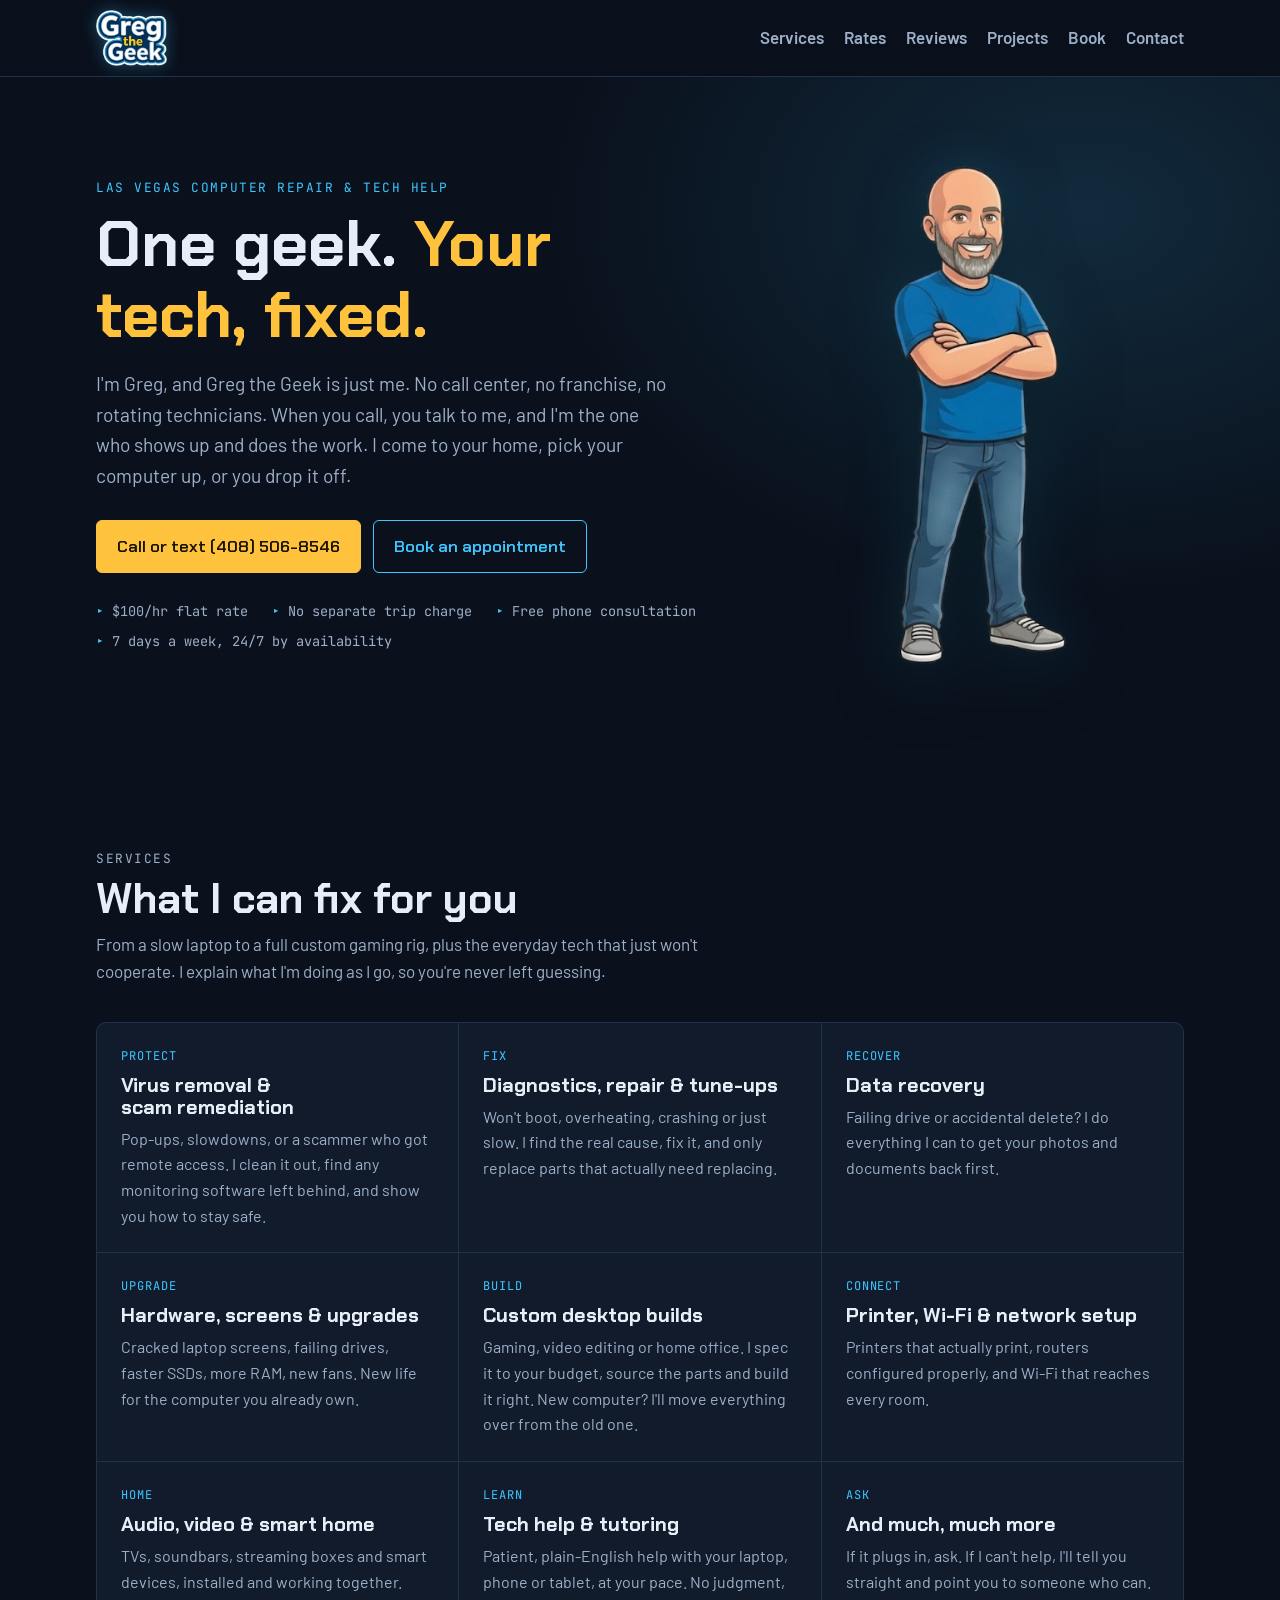
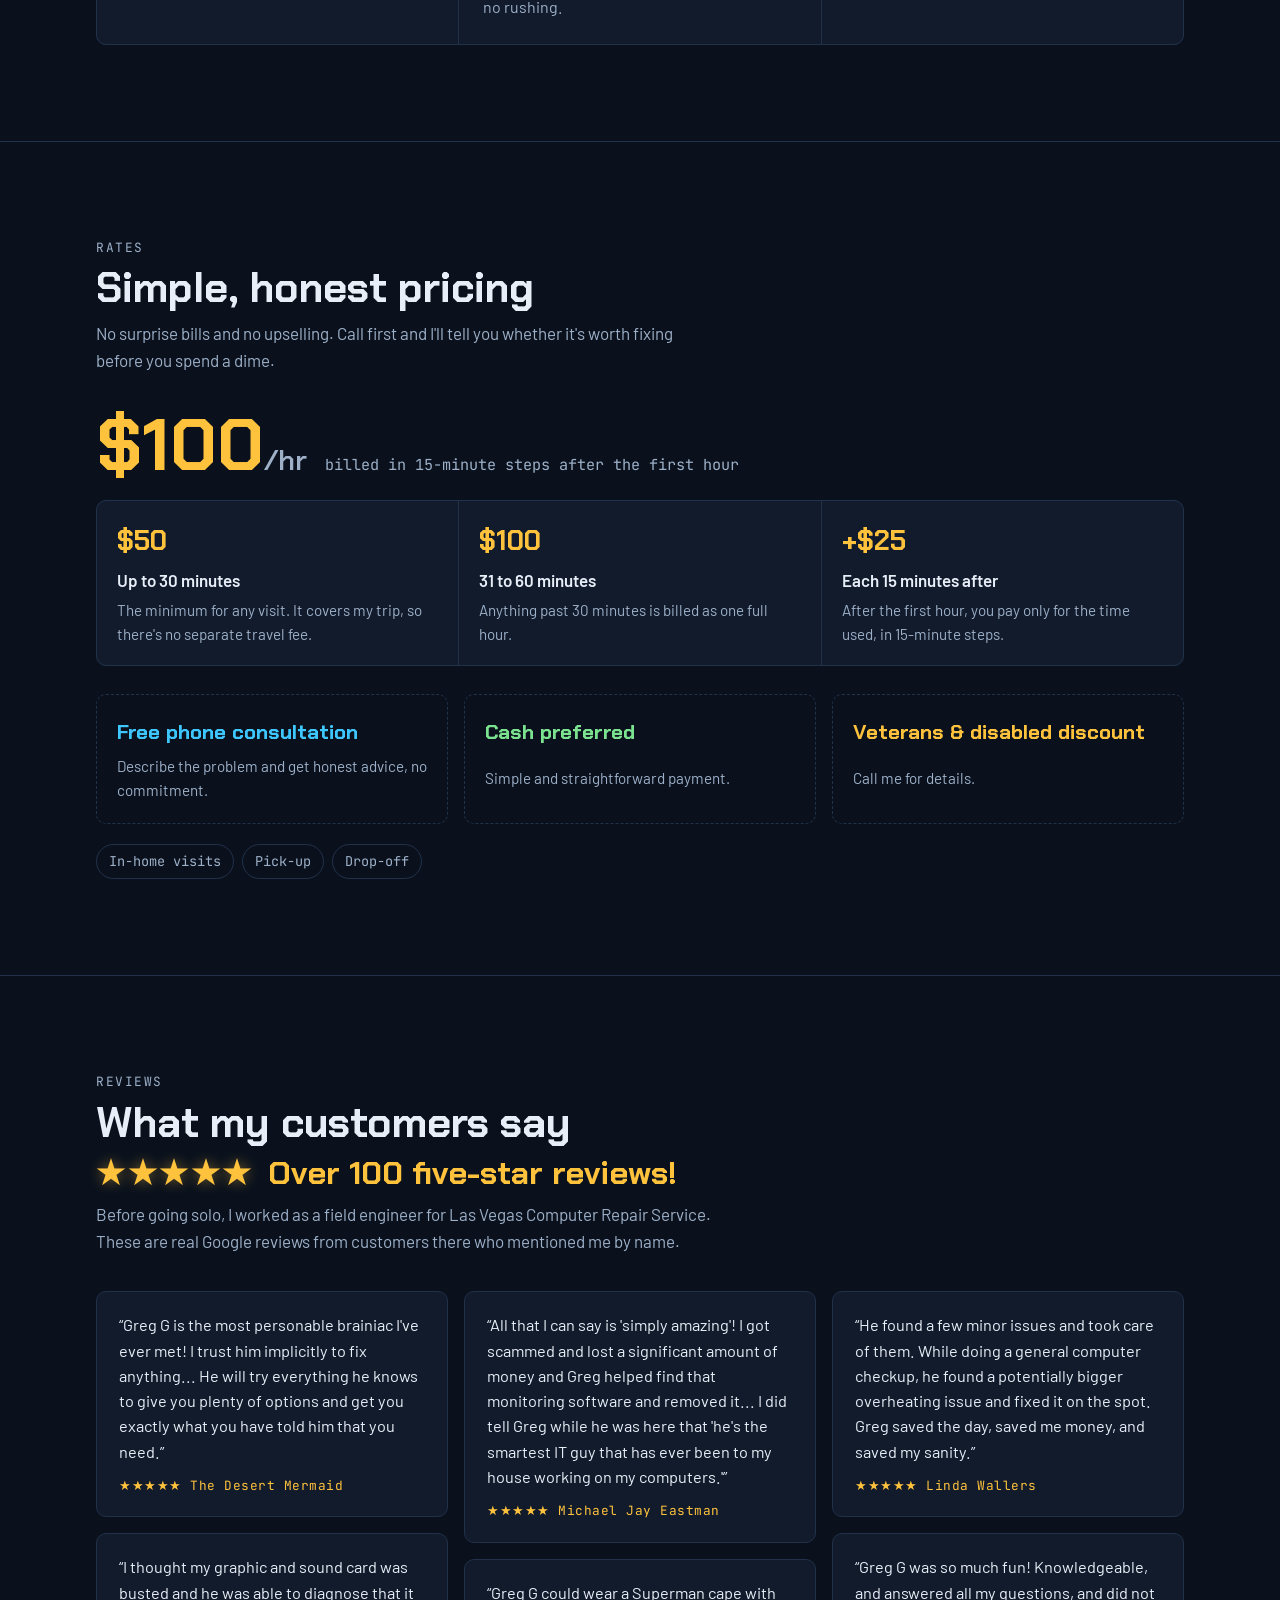
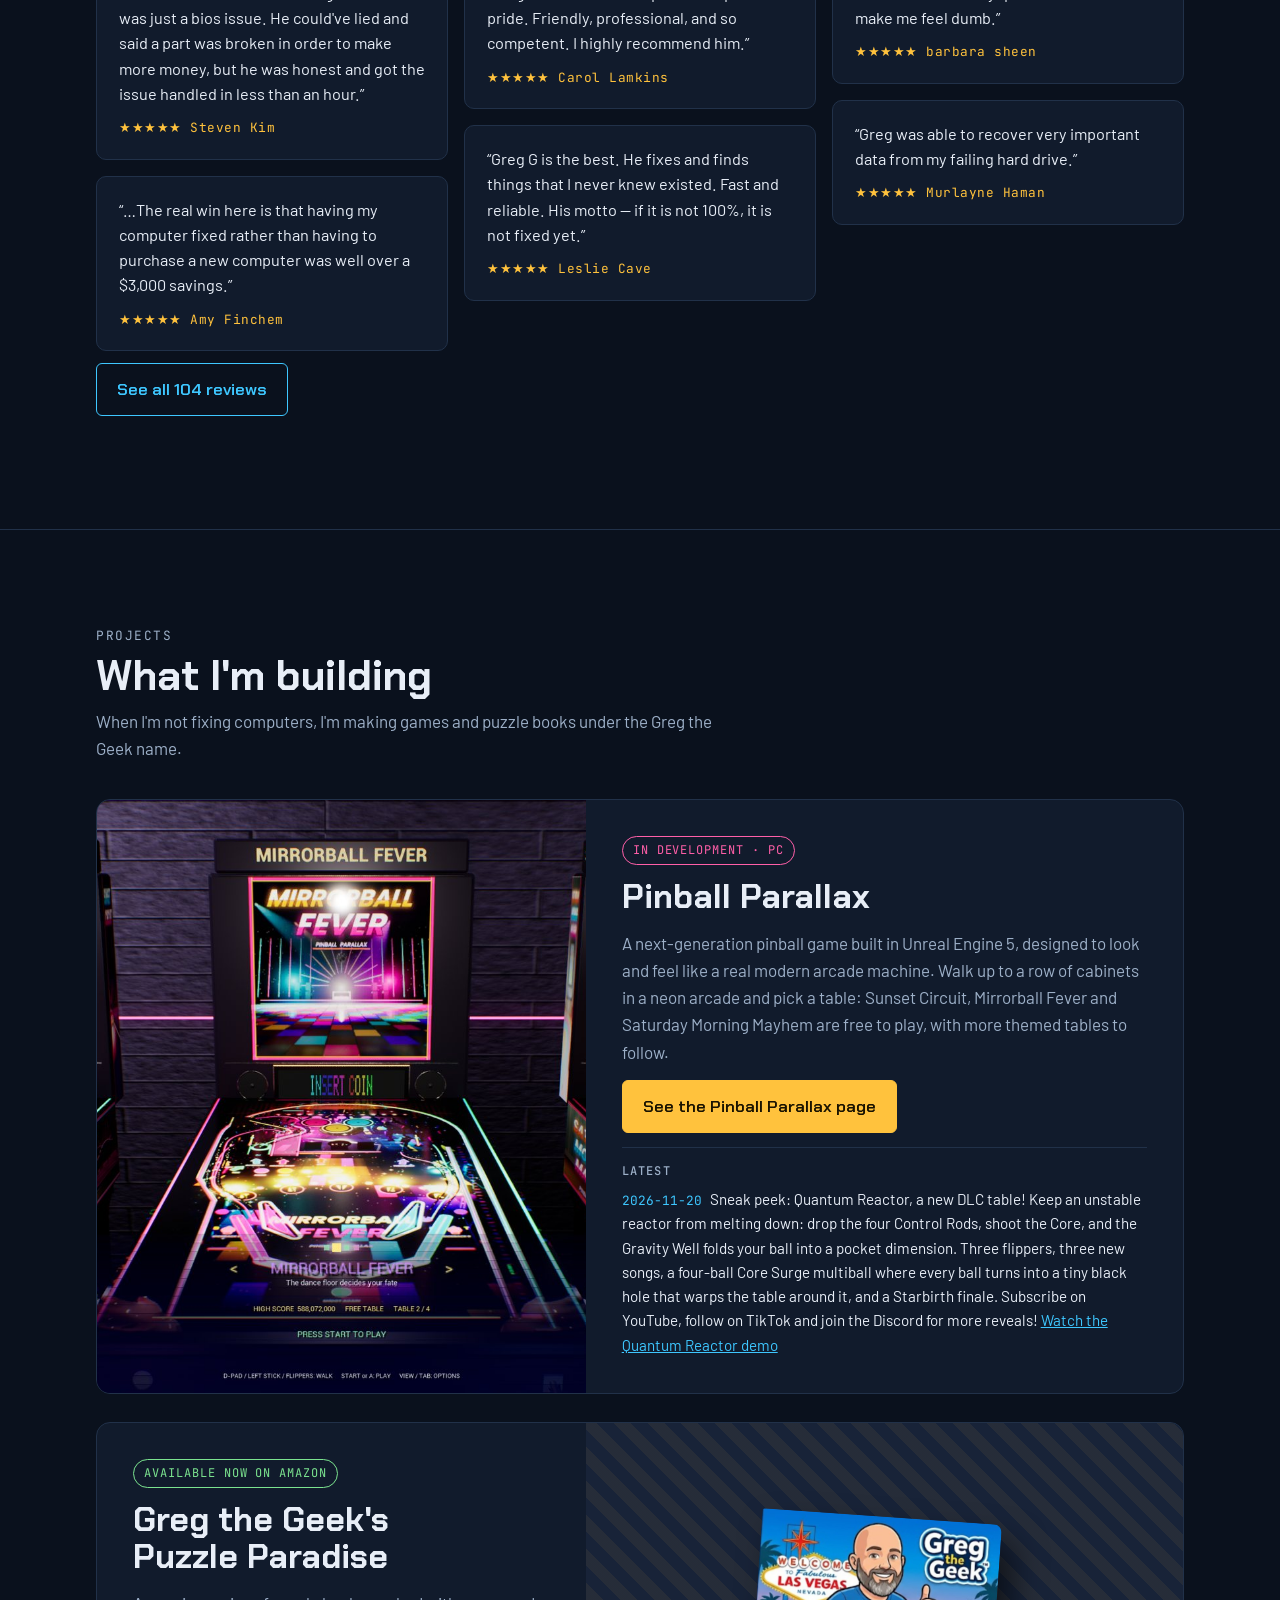
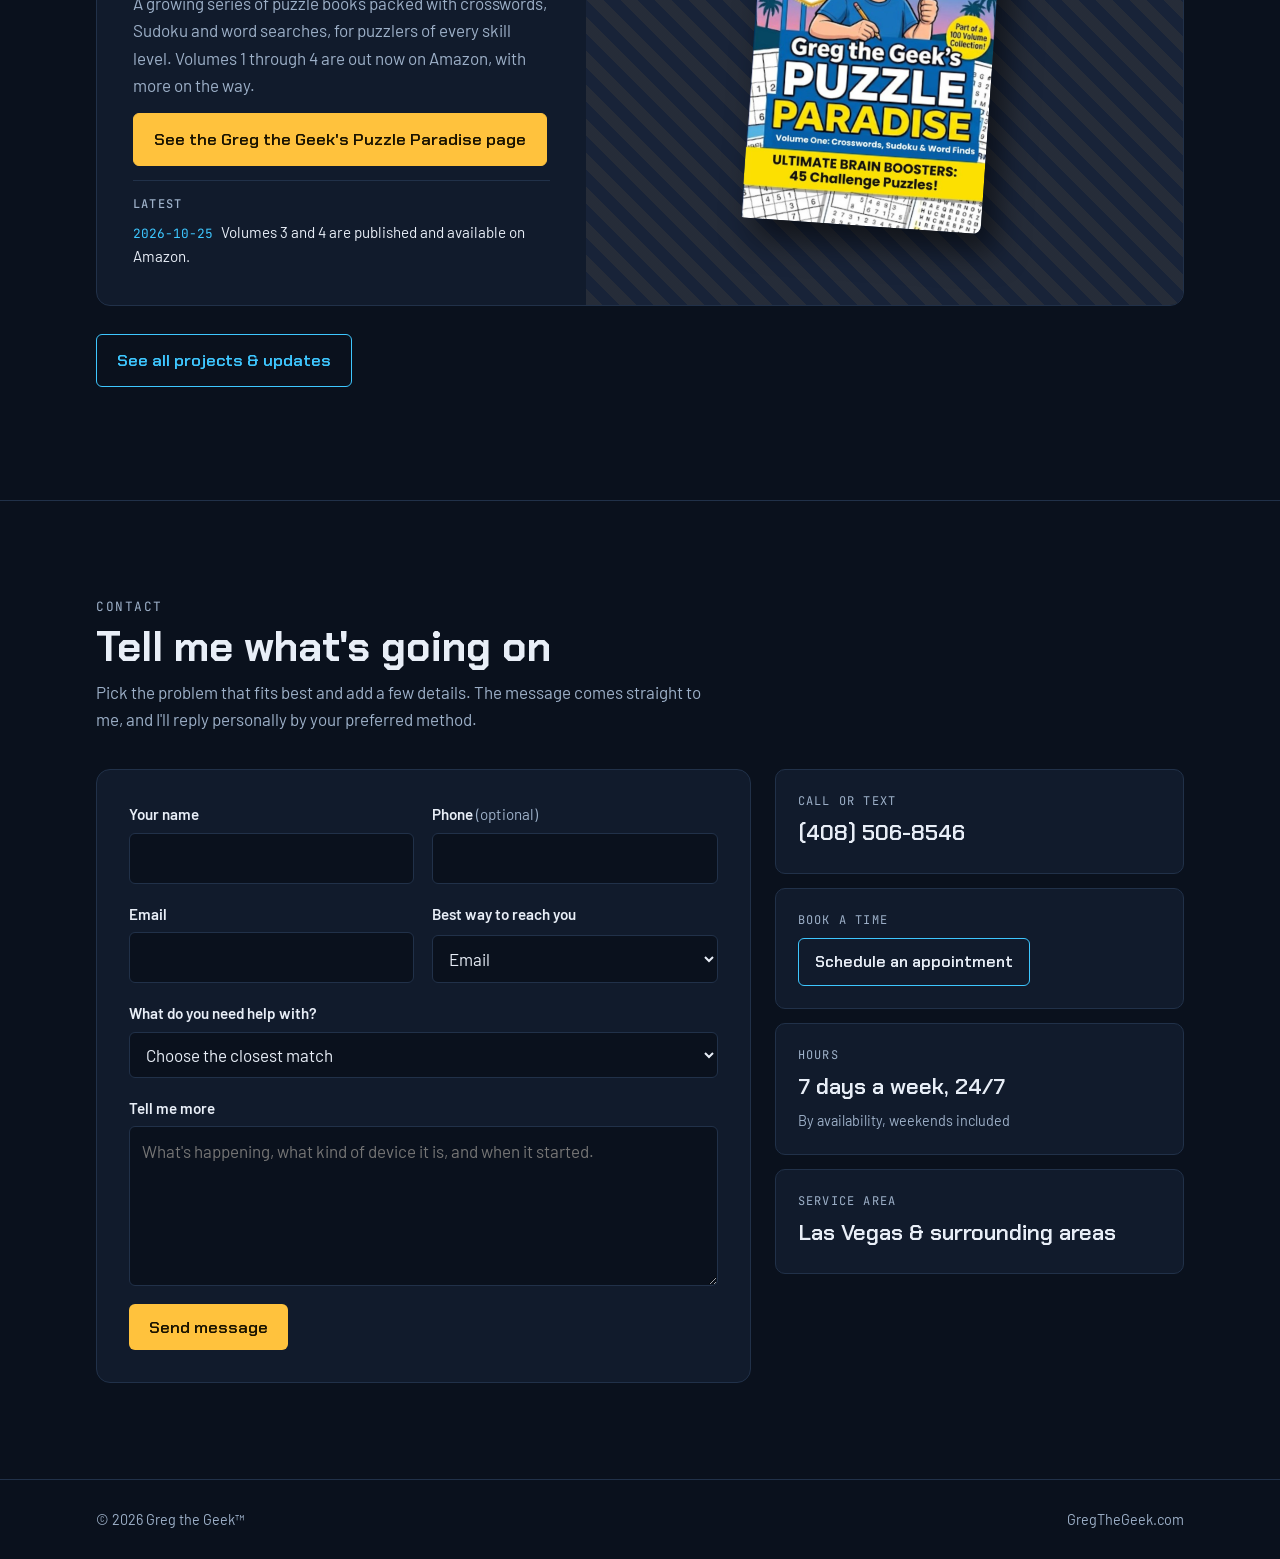
<file: index.html>
<!doctype html>
<html lang="en">
<head>
<meta charset="utf-8">
<meta name="viewport" content="width=device-width, initial-scale=1, viewport-fit=cover">
<title>Greg the Geek | Las Vegas Computer Repair &amp; Tech Help</title>
<meta name="description" content="One-man computer repair and tech help in Las Vegas. In-home, pick-up and drop-off service, $100/hr, $50 minimum, no separate trip charge, free phone consultation.">
<link rel="icon" type="image/png" href="assets/favicon.png">
<link rel="preconnect" href="https://fonts.googleapis.com">
<link rel="preconnect" href="https://fonts.gstatic.com" crossorigin>
<link rel="stylesheet" href="https://fonts.googleapis.com/css2?family=Barlow:wght@400;500;600&family=Chakra+Petch:wght@600;700&family=JetBrains+Mono:wght@400;500&display=swap">
<link rel="stylesheet" href="styles.css">
</head>
<body>

<header class="site-header">
  <div class="wrap">
    <a class="brand" href="index.html" aria-label="Greg the Geek home">
      <img src="assets/logo.png" alt="Greg the Geek" width="431" height="338">
    </a>
    <nav class="nav" aria-label="Main">
      <a href="#services">Services</a>
      <a href="#rates">Rates</a>
      <a href="#reviews">Reviews</a>
      <a href="projects.html">Projects</a>
      <a href="book.html">Book</a>
      <a href="#contact">Contact</a>
    </nav>
  </div>
</header>

<main>
  <section class="hero">
    <div class="wrap">
      <div>
        <p class="eyebrow">Las Vegas computer repair &amp; tech help</p>
        <h1>One geek. <em>Your tech, fixed.</em></h1>
        <p class="lede">I'm Greg, and Greg the Geek is just me. No call center, no franchise, no rotating technicians. When you call, you talk to me, and I'm the one who shows up and does the work. I come to your home, pick your computer up, or you drop it off.</p>
        <div class="btn-row">
          <a class="btn primary" href="tel:+14085068546">Call or text (408) 506-8546</a>
          <a class="btn" href="book.html" data-booking-link>Book an appointment</a>
        </div>
        <ul class="hero-facts">
          <li>$100/hr flat rate</li>
          <li>No separate trip charge</li>
          <li>Free phone consultation</li>
          <li>7 days a week, 24/7 by availability</li>
        </ul>
      </div>
      <img class="mascot-standing" src="assets/mascot.png" alt="Cartoon of Greg the Geek standing with his arms crossed" width="213" height="601">
    </div>
  </section>

  <section class="band" id="services">
    <div class="wrap">
      <div class="section-head">
        <p class="eyebrow">Services</p>
        <h2>What I can fix for you</h2>
        <p>From a slow laptop to a full custom gaming rig, plus the everyday tech that just won't cooperate. I explain what I'm doing as I go, so you're never left guessing.</p>
      </div>
      <div class="services">
        <div class="service"><span class="tag">PROTECT</span><h3>Virus removal &amp; scam remediation</h3><p>Pop-ups, slowdowns, or a scammer who got remote access. I clean it out, find any monitoring software left behind, and show you how to stay safe.</p></div>
        <div class="service"><span class="tag">FIX</span><h3>Diagnostics, repair &amp; tune-ups</h3><p>Won't boot, overheating, crashing or just slow. I find the real cause, fix it, and only replace parts that actually need replacing.</p></div>
        <div class="service"><span class="tag">RECOVER</span><h3>Data recovery</h3><p>Failing drive or accidental delete? I do everything I can to get your photos and documents back first.</p></div>
        <div class="service"><span class="tag">UPGRADE</span><h3>Hardware, screens &amp; upgrades</h3><p>Cracked laptop screens, failing drives, faster SSDs, more RAM, new fans. New life for the computer you already own.</p></div>
        <div class="service"><span class="tag">BUILD</span><h3>Custom desktop builds</h3><p>Gaming, video editing or home office. I spec it to your budget, source the parts and build it right. New computer? I'll move everything over from the old one.</p></div>
        <div class="service"><span class="tag">CONNECT</span><h3>Printer, Wi-Fi &amp; network setup</h3><p>Printers that actually print, routers configured properly, and Wi-Fi that reaches every room.</p></div>
        <div class="service"><span class="tag">HOME</span><h3>Audio, video &amp; smart home</h3><p>TVs, soundbars, streaming boxes and smart devices, installed and working together.</p></div>
        <div class="service"><span class="tag">LEARN</span><h3>Tech help &amp; tutoring</h3><p>Patient, plain-English help with your laptop, phone or tablet, at your pace. No judgment, no rushing.</p></div>
        <div class="service"><span class="tag">ASK</span><h3>And much, much more</h3><p>If it plugs in, ask. If I can't help, I'll tell you straight and point you to someone who can.</p></div>
      </div>
    </div>
  </section>

  <section class="band" id="rates">
    <div class="wrap">
      <div class="section-head">
        <p class="eyebrow">Rates</p>
        <h2>Simple, honest pricing</h2>
        <p>No surprise bills and no upselling. Call first and I'll tell you whether it's worth fixing before you spend a dime.</p>
      </div>
      <div class="price-line">
        <span class="price">$100<small>/hr</small></span>
        <span class="price-note">billed in 15-minute steps after the first hour</span>
      </div>
      <div class="billing" aria-label="How billing works">
        <div class="bill-step"><span class="bill-amt">$50</span><span class="bill-when">Up to 30 minutes</span><span class="bill-note">The minimum for any visit. It covers my trip, so there's no separate travel fee.</span></div>
        <div class="bill-step"><span class="bill-amt">$100</span><span class="bill-when">31 to 60 minutes</span><span class="bill-note">Anything past 30 minutes is billed as one full hour.</span></div>
        <div class="bill-step"><span class="bill-amt">+$25</span><span class="bill-when">Each 15 minutes after</span><span class="bill-note">After the first hour, you pay only for the time used, in 15-minute steps.</span></div>
      </div>
      <div class="rates">
        <div class="rate cyan"><strong>Free phone consultation</strong><span>Describe the problem and get honest advice, no commitment.</span></div>
        <div class="rate green"><strong>Cash preferred</strong><span>Simple and straightforward payment.</span></div>
        <div class="rate amber"><strong>Veterans &amp; disabled discount</strong><span>Call me for details.</span></div>
      </div>
      <div class="howitworks" aria-label="Service options">
        <span>In-home visits</span><span>Pick-up</span><span>Drop-off</span>
      </div>
    </div>
  </section>

  <section class="band" id="reviews">
    <div class="wrap">
      <div class="section-head">
        <p class="eyebrow">Reviews</p>
        <h2>What my customers say</h2>
        <p class="review-badge"><span class="stars" aria-hidden="true">★★★★★</span> Over 100 five-star reviews!</p>
        <p>Before going solo, I worked as a field engineer for Las Vegas Computer Repair Service. These are real Google reviews from customers there who mentioned me by name.</p>
      </div>
      <div class="reviews">
        <figure class="review"><blockquote>&ldquo;Greg G is the most personable brainiac I&#x27;ve ever met! I trust him implicitly to fix anything... He will try everything he knows to give you plenty of options and get you exactly what you have told him that you need.&rdquo;</blockquote><figcaption>The Desert Mermaid</figcaption></figure>
        <figure class="review"><blockquote>&ldquo;I thought my graphic and sound card was busted and he was able to diagnose that it was just a bios issue. He could&#x27;ve lied and said a part was broken in order to make more money, but he was honest and got the issue handled in less than an hour.&rdquo;</blockquote><figcaption>Steven Kim</figcaption></figure>
        <figure class="review"><blockquote>&ldquo;…The real win here is that having my computer fixed rather than having to purchase a new computer was well over a $3,000 savings.&rdquo;</blockquote><figcaption>Amy Finchem</figcaption></figure>
        <figure class="review"><blockquote>&ldquo;All that I can say is &#x27;simply amazing&#x27;! I got scammed and lost a significant amount of money and Greg helped find that monitoring software and removed it... I did tell Greg while he was here that &#x27;he&#x27;s the smartest IT guy that has ever been to my house working on my computers.&#x27;&rdquo;</blockquote><figcaption>Michael Jay Eastman</figcaption></figure>
        <figure class="review"><blockquote>&ldquo;Greg G could wear a Superman cape with pride. Friendly, professional, and so competent. I highly recommend him.&rdquo;</blockquote><figcaption>Carol Lamkins</figcaption></figure>
        <figure class="review"><blockquote>&ldquo;Greg G is the best. He fixes and finds things that I never knew existed. Fast and reliable. His motto — if it is not 100%, it is not fixed yet.&rdquo;</blockquote><figcaption>Leslie Cave</figcaption></figure>
        <figure class="review"><blockquote>&ldquo;He found a few minor issues and took care of them. While doing a general computer checkup, he found a potentially bigger overheating issue and fixed it on the spot. Greg saved the day, saved me money, and saved my sanity.&rdquo;</blockquote><figcaption>Linda Wallers</figcaption></figure>
        <figure class="review"><blockquote>&ldquo;Greg G was so much fun! Knowledgeable, and answered all my questions, and did not make me feel dumb.&rdquo;</blockquote><figcaption>barbara sheen</figcaption></figure>
        <figure class="review"><blockquote>&ldquo;Greg was able to recover very important data from my failing hard drive.&rdquo;</blockquote><figcaption>Murlayne Haman</figcaption></figure>
      </div>
      <p style="margin-top:12px"><a class="btn" href="reviews.html">See all 104 reviews</a></p>
    </div>
  </section>

  <section class="band" id="projects">
    <div class="wrap">
      <div class="section-head">
        <p class="eyebrow">Projects</p>
        <h2>What I'm building</h2>
        <p>When I'm not fixing computers, I'm making games and puzzle books under the Greg the Geek name.</p>
      </div>
      <div class="projects" data-projects="featured"></div>
      <p style="margin-top:28px"><a class="btn" href="projects.html">See all projects &amp; updates</a></p>
    </div>
  </section>

  <section class="band" id="contact">
    <div class="wrap">
      <div class="section-head">
        <p class="eyebrow">Contact</p>
        <h2>Tell me what's going on</h2>
        <p>Pick the problem that fits best and add a few details. The message comes straight to me, and I'll reply personally by your preferred method.</p>
      </div>
      <div class="contact-layout">
        <form id="contact-form" class="contact-form" novalidate>
          <div class="field-row">
            <div class="field"><label for="cf-name">Your name</label><input id="cf-name" name="name" type="text" autocomplete="name" required></div>
            <div class="field"><label for="cf-phone">Phone <span class="opt">(optional)</span></label><input id="cf-phone" name="phone" type="tel" autocomplete="tel"></div>
          </div>
          <div class="field-row">
            <div class="field"><label for="cf-email">Email</label><input id="cf-email" name="email" type="email" autocomplete="email" required></div>
            <div class="field"><label for="cf-reply">Best way to reach you</label>
              <select id="cf-reply" name="reply_by"><option>Call</option><option>Text</option><option selected>Email</option></select></div>
          </div>
          <div class="field"><label for="cf-issue">What do you need help with?</label>
            <select id="cf-issue" name="issue" required>
              <option value="" selected disabled>Choose the closest match</option>
              <optgroup label="Problems">
                <option>Computer is slow or freezing</option>
                <option>Pop-ups, virus or suspected malware</option>
                <option>I was scammed or someone had remote access</option>
                <option>Computer won't turn on or won't start</option>
                <option>Lost or deleted files (data recovery)</option>
                <option>Cracked or broken laptop screen</option>
                <option>Wi-Fi or internet problems</option>
                <option>Printer won't print or connect</option>
                <option>Email, password or account trouble</option>
              </optgroup>
              <optgroup label="Setup &amp; upgrades">
                <option>New computer setup or moving my files</option>
                <option>Phone or tablet help</option>
                <option>TV, streaming or smart home setup</option>
                <option>Custom PC build or upgrade</option>
                <option>Tech lesson or tutoring</option>
              </optgroup>
              <option>Something else</option>
            </select></div>
          <div class="field"><label for="cf-message">Tell me more</label>
            <textarea id="cf-message" name="message" rows="5" required placeholder="What's happening, what kind of device it is, and when it started."></textarea></div>
          <input type="checkbox" name="botcheck" class="botcheck" tabindex="-1" autocomplete="off" aria-hidden="true">
          <div class="form-actions">
            <button class="btn primary" type="submit">Send message</button>
            <p id="form-status" class="form-status" role="status" hidden></p>
          </div>
        </form>
        <aside class="contact-side">
          <div class="contact-item"><span class="label">Call or text</span><a href="tel:+14085068546">(408) 506-8546</a></div>
          <div class="contact-item"><span class="label">Book a time</span><a class="btn" href="book.html" data-booking-link>Schedule an appointment</a></div>
          <div class="contact-item"><span class="label">Hours</span><span class="value">7 days a week, 24/7</span><span class="small">By availability, weekends included</span></div>
          <div class="contact-item"><span class="label">Service area</span><span class="value">Las Vegas &amp; surrounding areas</span></div>
        </aside>
      </div>
    </div>
  </section>
</main>

<footer class="site-footer">
  <div class="wrap">
    <span>&copy; <span id="year">2026</span> Greg the Geek&trade;</span>
    <span>GregTheGeek.com</span>
  </div>
</footer>

<script src="projects-data.js"></script>
<script src="projects.js"></script>
<script src="site-config.js"></script>
<script src="contact.js"></script>
</body>
</html>
</file>
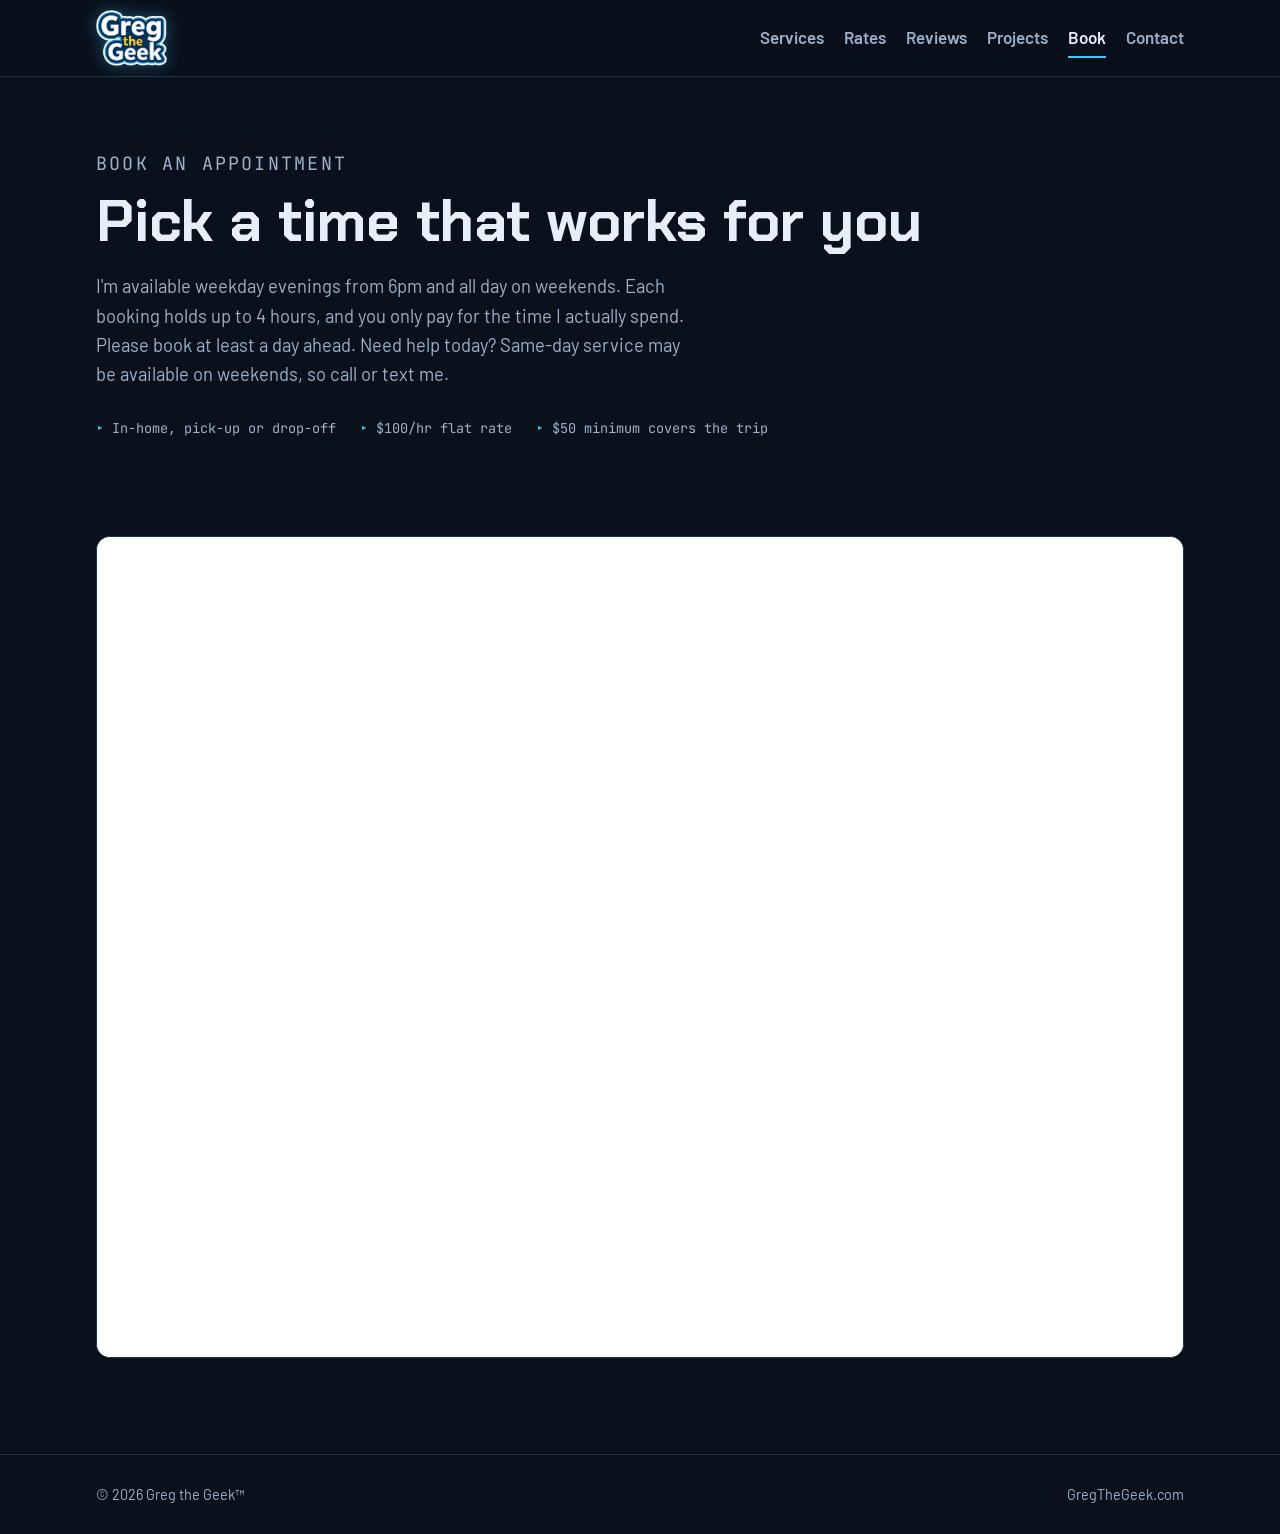
<file: book.html>
<!doctype html>
<html lang="en">
<head>
<meta charset="utf-8">
<meta name="viewport" content="width=device-width, initial-scale=1, viewport-fit=cover">
<title>Book an Appointment | Greg the Geek</title>
<meta name="description" content="Book an in-home, pick-up or drop-off computer repair appointment with Greg the Geek in Las Vegas. Available 7 days a week.">
<link rel="icon" type="image/png" href="assets/favicon.png">
<link rel="preconnect" href="https://fonts.googleapis.com">
<link rel="preconnect" href="https://fonts.gstatic.com" crossorigin>
<link rel="stylesheet" href="https://fonts.googleapis.com/css2?family=Barlow:wght@400;500;600&family=Chakra+Petch:wght@600;700&family=JetBrains+Mono:wght@400;500&display=swap">
<link rel="stylesheet" href="styles.css">
</head>
<body>

<header class="site-header">
  <div class="wrap">
    <a class="brand" href="index.html" aria-label="Greg the Geek home">
      <img src="assets/logo.png" alt="Greg the Geek" width="431" height="338">
    </a>
    <nav class="nav" aria-label="Main">
      <a href="index.html#services">Services</a>
      <a href="index.html#rates">Rates</a>
      <a href="reviews.html">Reviews</a>
      <a href="projects.html">Projects</a>
      <a href="book.html" aria-current="page">Book</a>
      <a href="index.html#contact">Contact</a>
    </nav>
  </div>
</header>

<main>
  <section class="page-intro">
    <div class="wrap">
      <p class="eyebrow">Book an appointment</p>
      <h1>Pick a time that works for you</h1>
      <p>I'm available weekday evenings from 6pm and all day on weekends. Each booking holds up to 4 hours, and you only pay for the time I actually spend. Please book at least a day ahead. Need help today? Same-day service may be available on weekends, so call or text me.</p>
      <ul class="hero-facts">
        <li>In-home, pick-up or drop-off</li>
        <li>$100/hr flat rate</li>
        <li>$50 minimum covers the trip</li>
      </ul>
    </div>
  </section>
  <section class="band">
    <div class="wrap">
      <div id="booking-embed" class="booking-embed">
        <div class="booking-fallback">
          <h2>Online booking is coming soon</h2>
          <p>For now, call or text me and I'll find a time with you.</p>
          <div class="btn-row">
            <a class="btn primary" href="tel:+14085068546">Call or text (408) 506-8546</a>
            <a class="btn" href="index.html#contact">Send me a message</a>
          </div>
        </div>
      </div>
    </div>
  </section>
</main>

<footer class="site-footer">
  <div class="wrap">
    <span>&copy; <span id="year">2026</span> Greg the Geek&trade;</span>
    <span>GregTheGeek.com</span>
  </div>
</footer>

<script src="projects-data.js"></script>
<script src="projects.js"></script>
<script src="site-config.js"></script>
<script src="contact.js"></script>
</body>
</html>
</file>
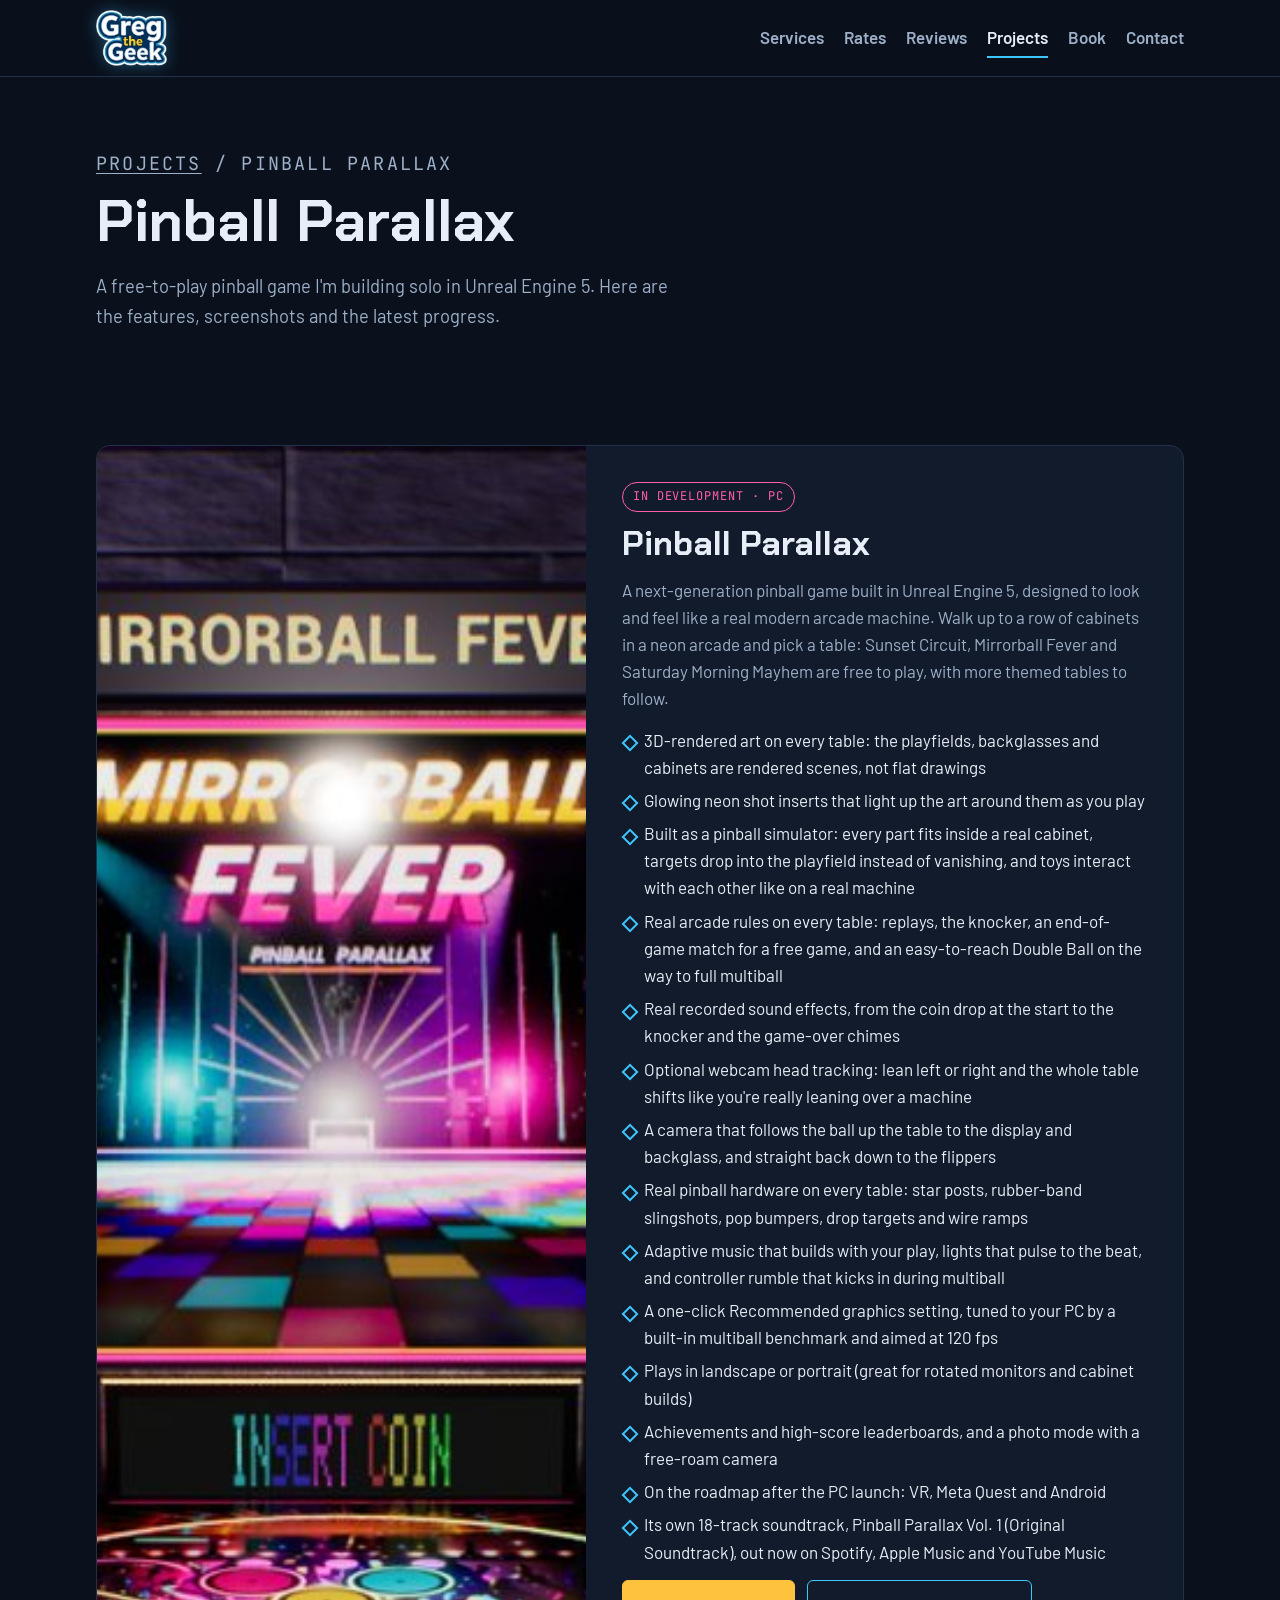
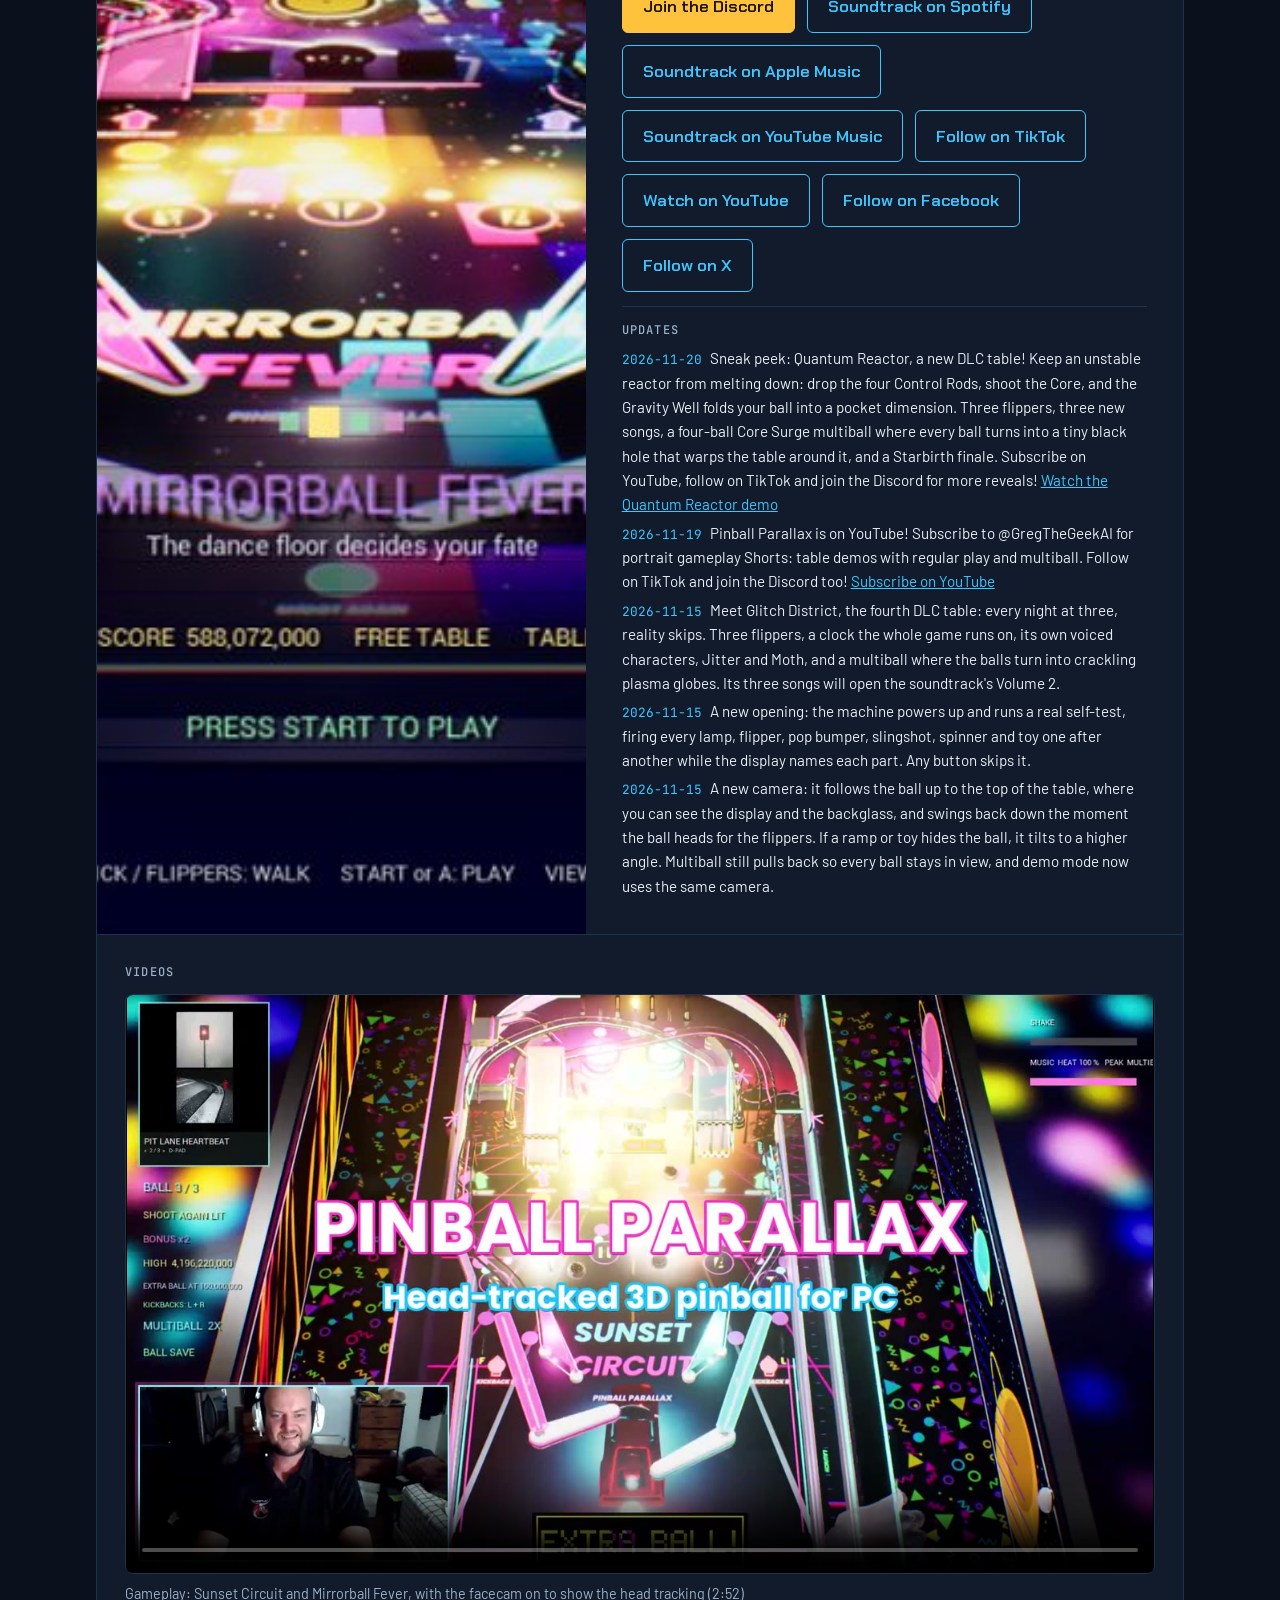
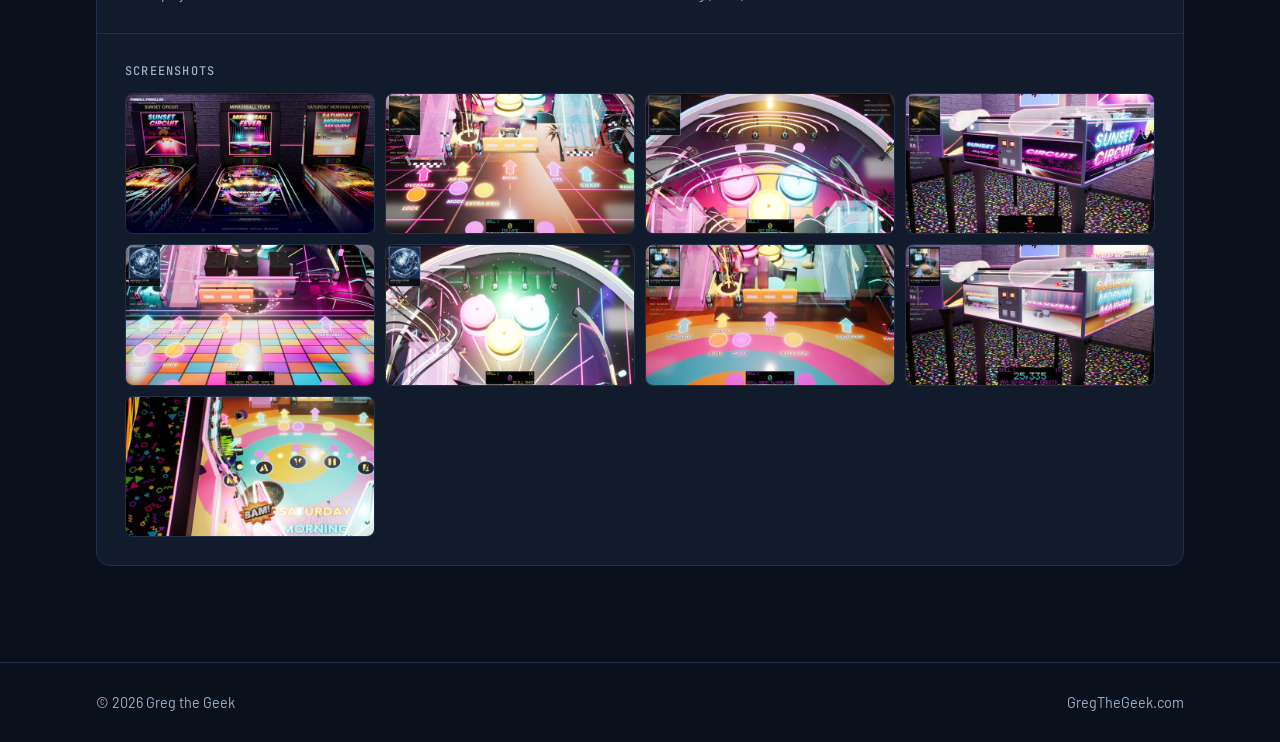
<file: pinball-parallax.html>
<!doctype html>
<html lang="en">
<head>
<meta charset="utf-8">
<meta name="viewport" content="width=device-width, initial-scale=1, viewport-fit=cover">
<title>Pinball Parallax | Greg the Geek</title>
<meta name="description" content="Pinball Parallax: a free-to-play pinball game built in Unreal Engine 5 by solo indie developer Greg the Geek, with webcam head tracking and adaptive music.">
<meta property="og:title" content="Pinball Parallax">
<meta property="og:description" content="Pinball Parallax: a free-to-play pinball game built in Unreal Engine 5 by solo indie developer Greg the Geek, with webcam head tracking and adaptive music.">
<meta property="og:image" content="https://gregthegeek.com/assets/pinball/lobby.jpg">
<meta property="og:url" content="https://gregthegeek.com/pinball-parallax.html">
<meta property="og:type" content="website">
<link rel="icon" type="image/png" href="assets/favicon.png">
<link rel="preconnect" href="https://fonts.googleapis.com">
<link rel="preconnect" href="https://fonts.gstatic.com" crossorigin>
<link rel="stylesheet" href="https://fonts.googleapis.com/css2?family=Barlow:wght@400;500;600&family=Chakra+Petch:wght@600;700&family=JetBrains+Mono:wght@400;500&display=swap">
<link rel="stylesheet" href="styles.css">
</head>
<body>

<header class="site-header">
  <div class="wrap">
    <a class="brand" href="index.html" aria-label="Greg the Geek home">
      <img src="assets/logo.png" alt="Greg the Geek" width="431" height="338">
    </a>
    <nav class="nav" aria-label="Main">
      <a href="index.html#services">Services</a>
      <a href="index.html#rates">Rates</a>
      <a href="reviews.html">Reviews</a>
      <a href="projects.html" aria-current="page">Projects</a>
      <a href="book.html">Book</a>
      <a href="index.html#contact">Contact</a>
    </nav>
  </div>
</header>

<main>
  <section class="page-intro">
    <div class="wrap">
      <p class="eyebrow"><a href="projects.html">Projects</a> / Pinball Parallax</p>
      <h1>Pinball Parallax</h1>
      <p>A free-to-play pinball game I&#39;m building solo in Unreal Engine 5. Here are the features, screenshots and the latest progress.</p>
    </div>
  </section>
  <section class="band">
    <div class="wrap">
      <div class="projects" data-projects="pinball-parallax"></div>
    </div>
  </section>
</main>

<footer class="site-footer">
  <div class="wrap">
    <span>&copy; <span id="year">2026</span> Greg the Geek</span>
    <span>GregTheGeek.com</span>
  </div>
</footer>

<script src="projects-data.js"></script>
<script src="projects.js"></script>
</body>
</html>
</file>
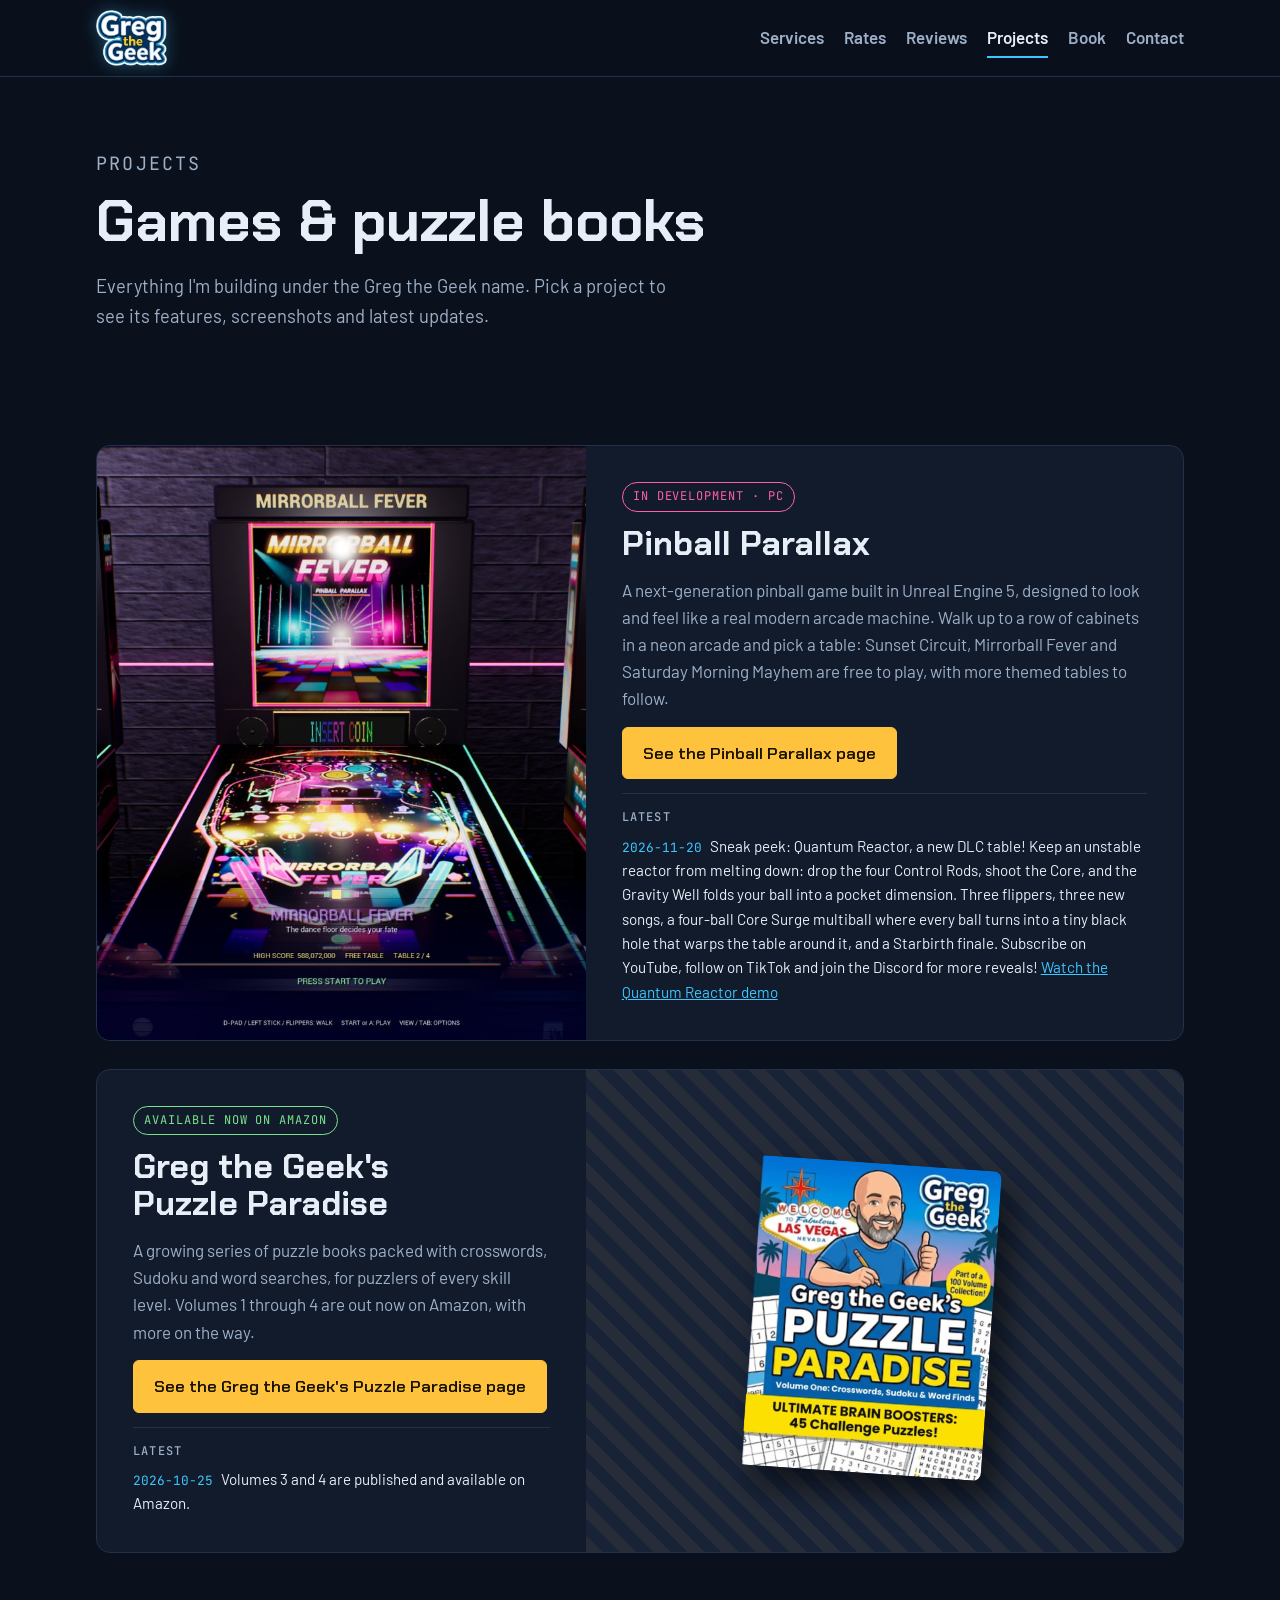
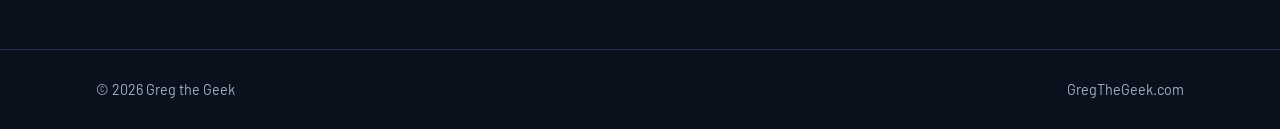
<file: projects.html>
<!doctype html>
<html lang="en">
<head>
<meta charset="utf-8">
<meta name="viewport" content="width=device-width, initial-scale=1, viewport-fit=cover">
<title>Projects | Greg the Geek</title>
<meta name="description" content="Games and puzzle books by Greg the Geek, including Pinball Parallax and the Puzzle Paradise book series.">
<link rel="icon" type="image/png" href="assets/favicon.png">
<link rel="preconnect" href="https://fonts.googleapis.com">
<link rel="preconnect" href="https://fonts.gstatic.com" crossorigin>
<link rel="stylesheet" href="https://fonts.googleapis.com/css2?family=Barlow:wght@400;500;600&family=Chakra+Petch:wght@600;700&family=JetBrains+Mono:wght@400;500&display=swap">
<link rel="stylesheet" href="styles.css">
</head>
<body>

<header class="site-header">
  <div class="wrap">
    <a class="brand" href="index.html" aria-label="Greg the Geek home">
      <img src="assets/logo.png" alt="Greg the Geek" width="431" height="338">
    </a>
    <nav class="nav" aria-label="Main">
      <a href="index.html#services">Services</a>
      <a href="index.html#rates">Rates</a>
      <a href="reviews.html">Reviews</a>
      <a href="projects.html" aria-current="page">Projects</a>
      <a href="book.html">Book</a>
      <a href="index.html#contact">Contact</a>
    </nav>
  </div>
</header>

<main>
  <section class="page-intro">
    <div class="wrap">
      <p class="eyebrow">Projects</p>
      <h1>Games &amp; puzzle books</h1>
      <p>Everything I'm building under the Greg the Geek name. Pick a project to see its features, screenshots and latest updates.</p>
    </div>
  </section>
  <section class="band">
    <div class="wrap">
      <div class="projects" data-projects="hub"></div>
    </div>
  </section>
</main>

<footer class="site-footer">
  <div class="wrap">
    <span>&copy; <span id="year">2026</span> Greg the Geek</span>
    <span>GregTheGeek.com</span>
  </div>
</footer>

<script src="projects-data.js"></script>
<script src="projects.js"></script>
</body>
</html>
</file>
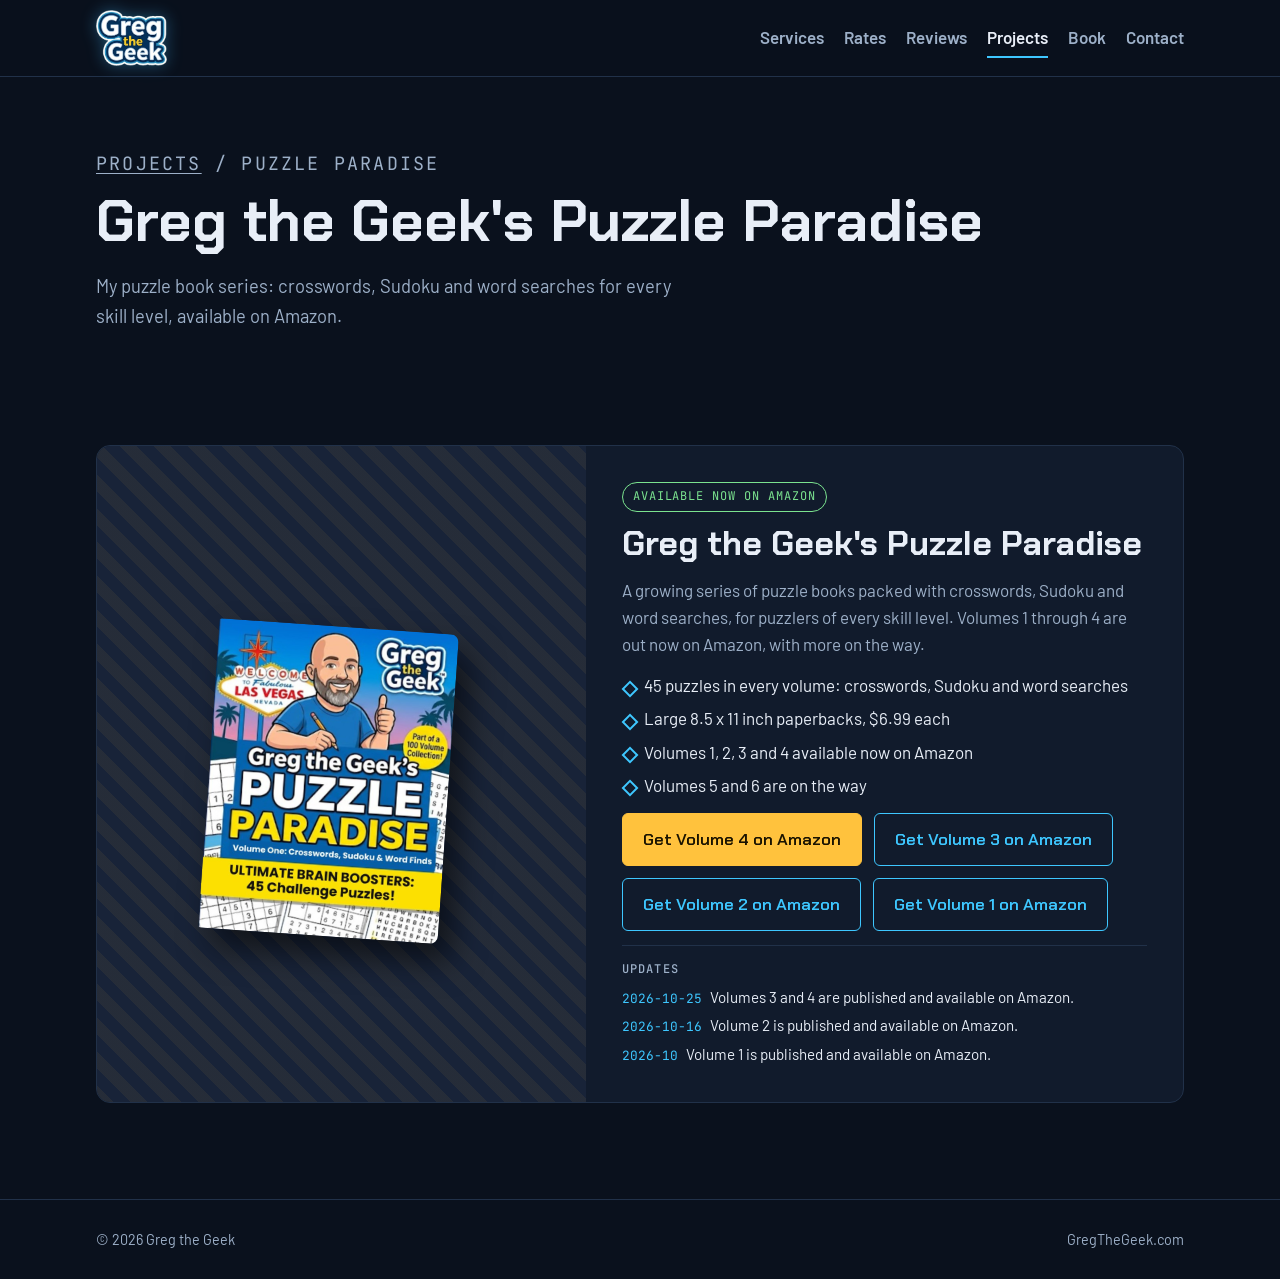
<file: puzzle-paradise.html>
<!doctype html>
<html lang="en">
<head>
<meta charset="utf-8">
<meta name="viewport" content="width=device-width, initial-scale=1, viewport-fit=cover">
<title>Greg the Geek's Puzzle Paradise | Greg the Geek</title>
<meta name="description" content="Greg the Geek's Puzzle Paradise: puzzle books packed with crosswords, Sudoku and word searches, available on Amazon.">
<meta property="og:title" content="Greg the Geek's Puzzle Paradise">
<meta property="og:description" content="Greg the Geek's Puzzle Paradise: puzzle books packed with crosswords, Sudoku and word searches, available on Amazon.">
<meta property="og:image" content="https://gregthegeek.com/assets/puzzle-paradise-vol1.jpg">
<meta property="og:url" content="https://gregthegeek.com/puzzle-paradise.html">
<meta property="og:type" content="website">
<link rel="icon" type="image/png" href="assets/favicon.png">
<link rel="preconnect" href="https://fonts.googleapis.com">
<link rel="preconnect" href="https://fonts.gstatic.com" crossorigin>
<link rel="stylesheet" href="https://fonts.googleapis.com/css2?family=Barlow:wght@400;500;600&family=Chakra+Petch:wght@600;700&family=JetBrains+Mono:wght@400;500&display=swap">
<link rel="stylesheet" href="styles.css">
</head>
<body>

<header class="site-header">
  <div class="wrap">
    <a class="brand" href="index.html" aria-label="Greg the Geek home">
      <img src="assets/logo.png" alt="Greg the Geek" width="431" height="338">
    </a>
    <nav class="nav" aria-label="Main">
      <a href="index.html#services">Services</a>
      <a href="index.html#rates">Rates</a>
      <a href="reviews.html">Reviews</a>
      <a href="projects.html" aria-current="page">Projects</a>
      <a href="book.html">Book</a>
      <a href="index.html#contact">Contact</a>
    </nav>
  </div>
</header>

<main>
  <section class="page-intro">
    <div class="wrap">
      <p class="eyebrow"><a href="projects.html">Projects</a> / Puzzle Paradise</p>
      <h1>Greg the Geek&#39;s Puzzle Paradise</h1>
      <p>My puzzle book series: crosswords, Sudoku and word searches for every skill level, available on Amazon.</p>
    </div>
  </section>
  <section class="band">
    <div class="wrap">
      <div class="projects" data-projects="puzzle-paradise"></div>
    </div>
  </section>
</main>

<footer class="site-footer">
  <div class="wrap">
    <span>&copy; <span id="year">2026</span> Greg the Geek</span>
    <span>GregTheGeek.com</span>
  </div>
</footer>

<script src="projects-data.js"></script>
<script src="projects.js"></script>
</body>
</html>
</file>
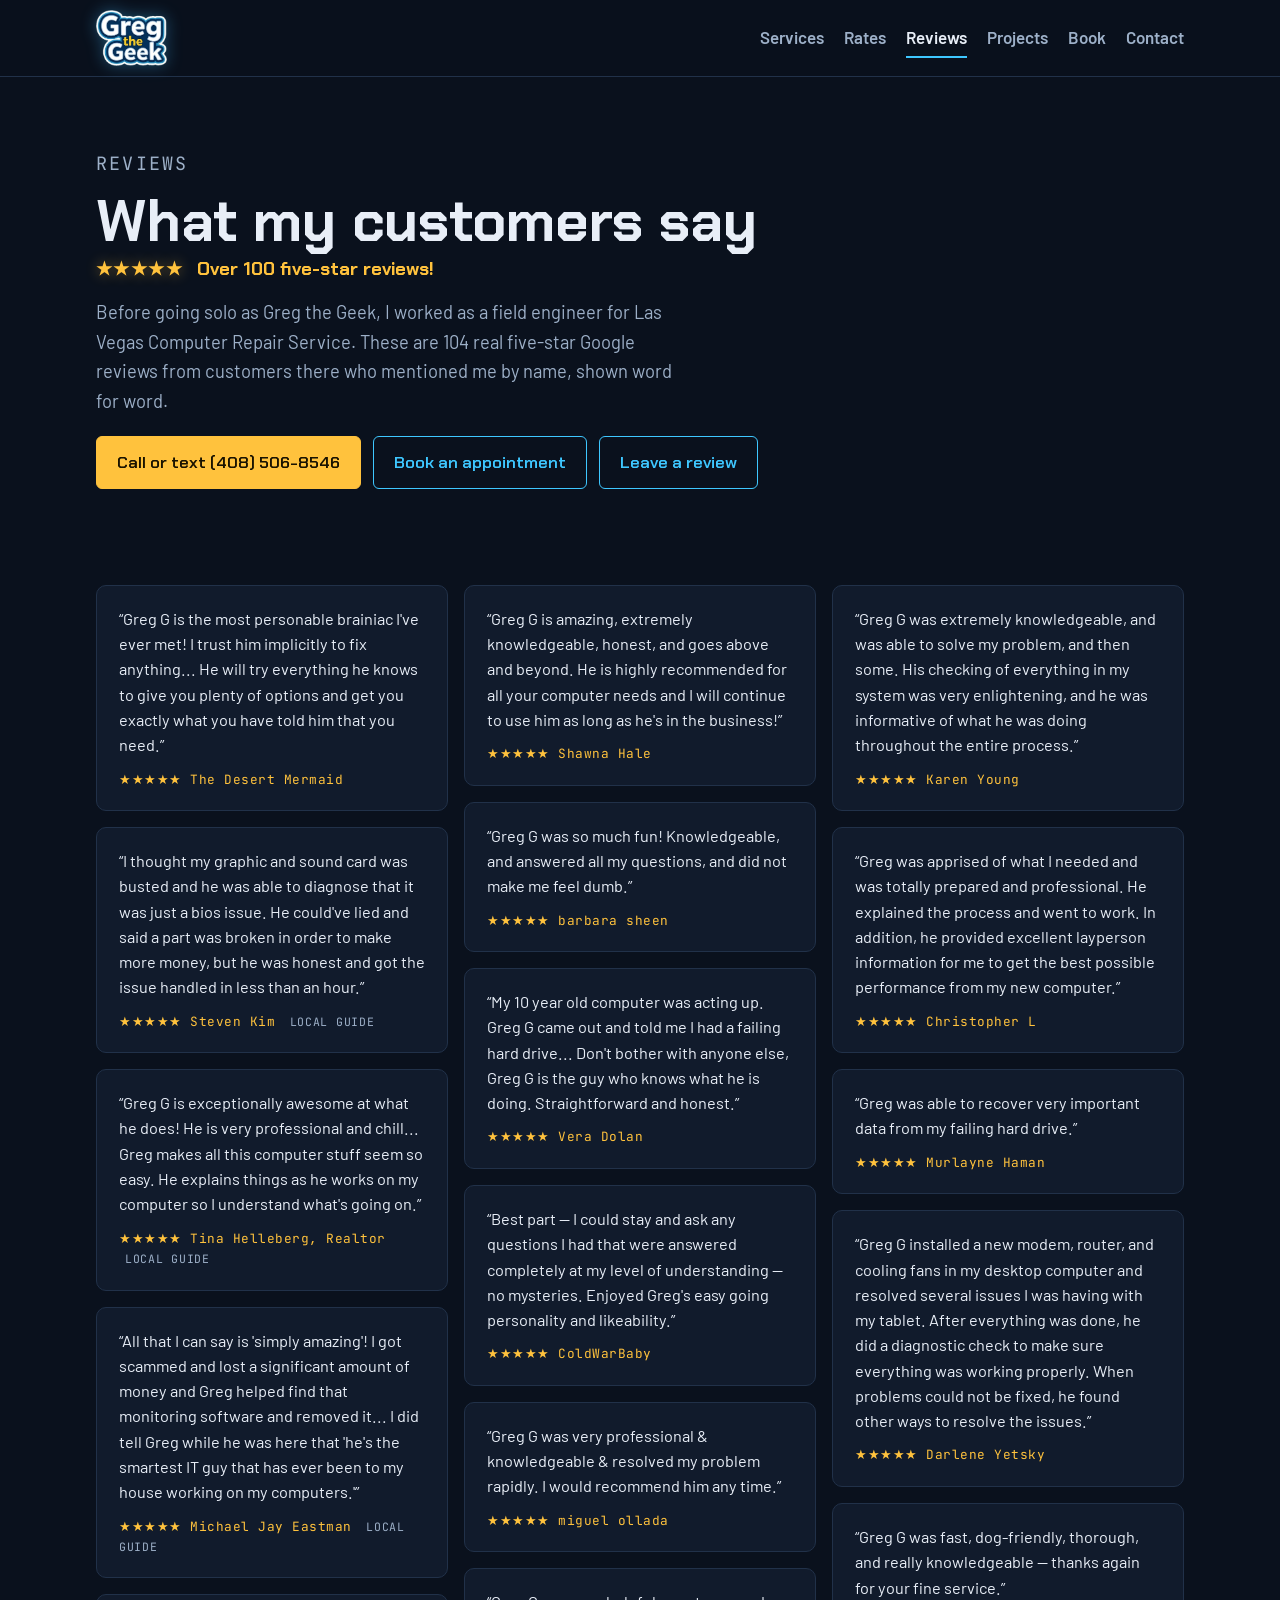
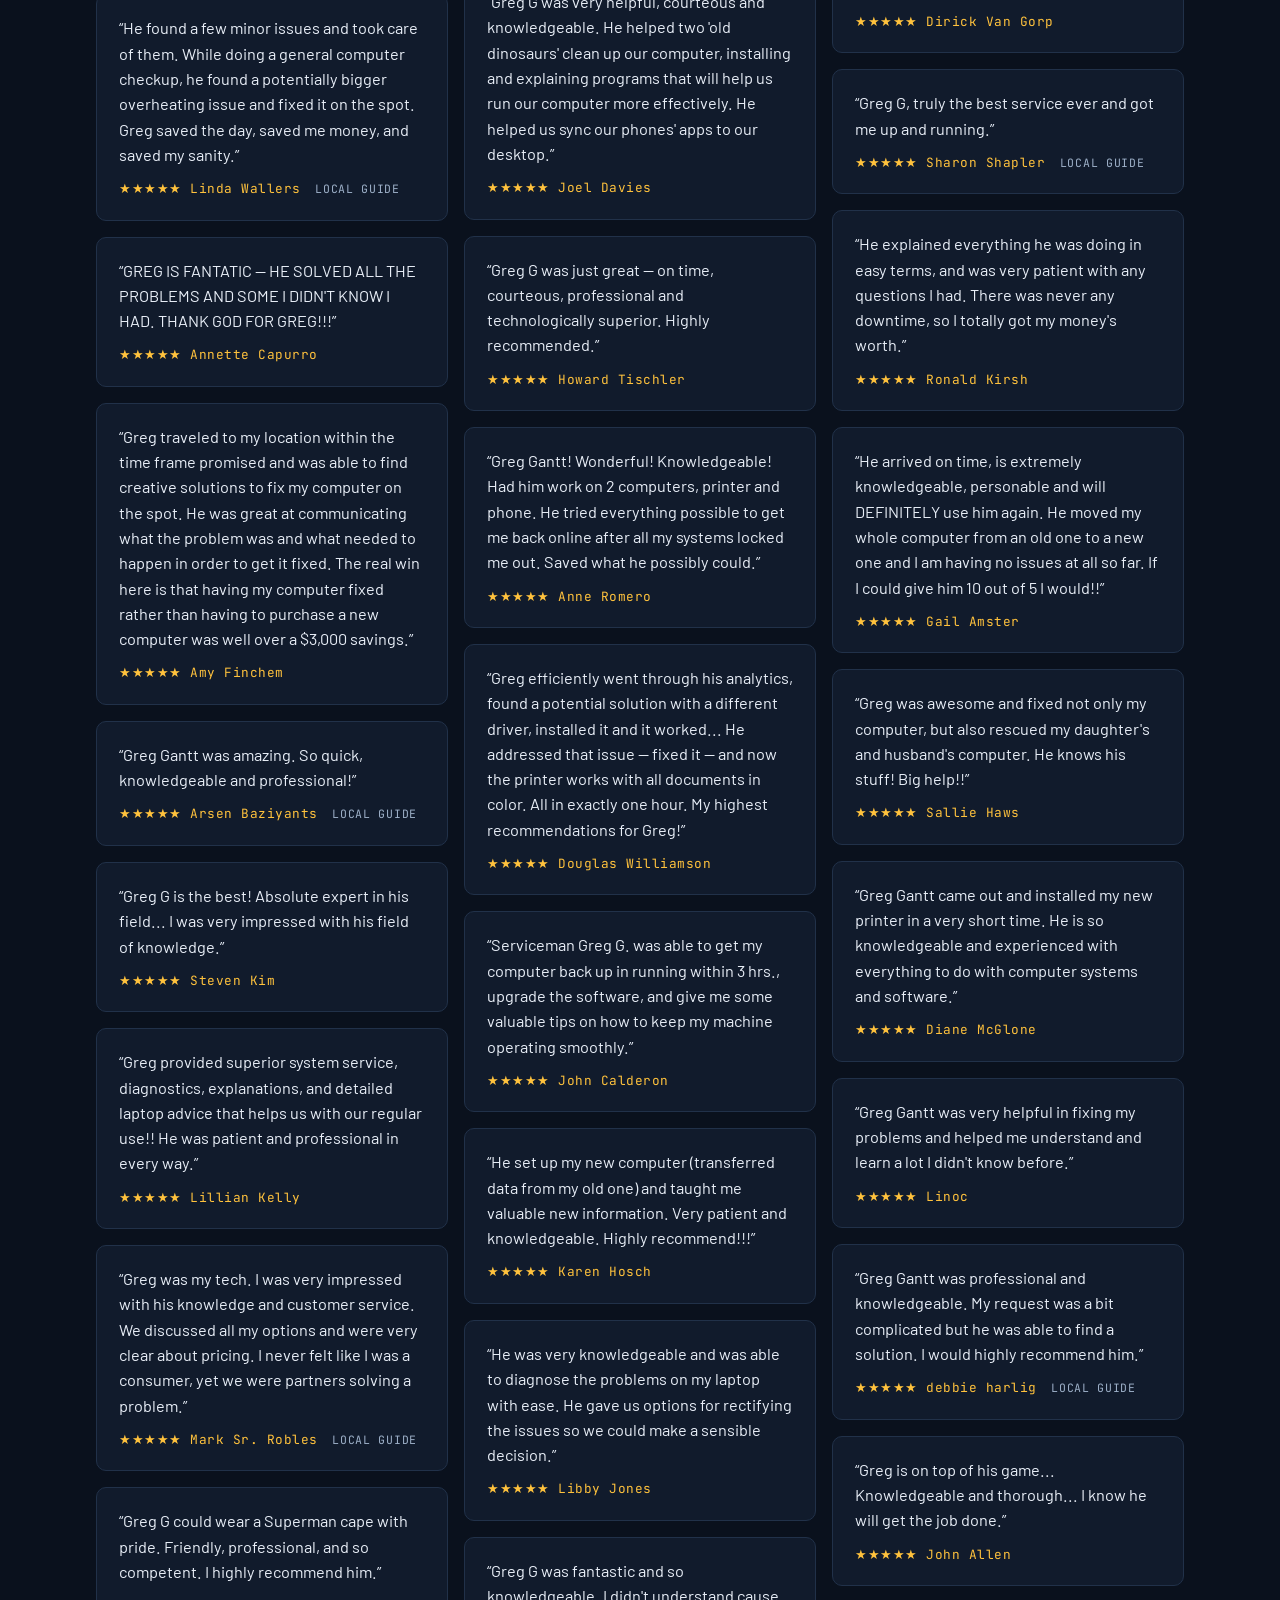
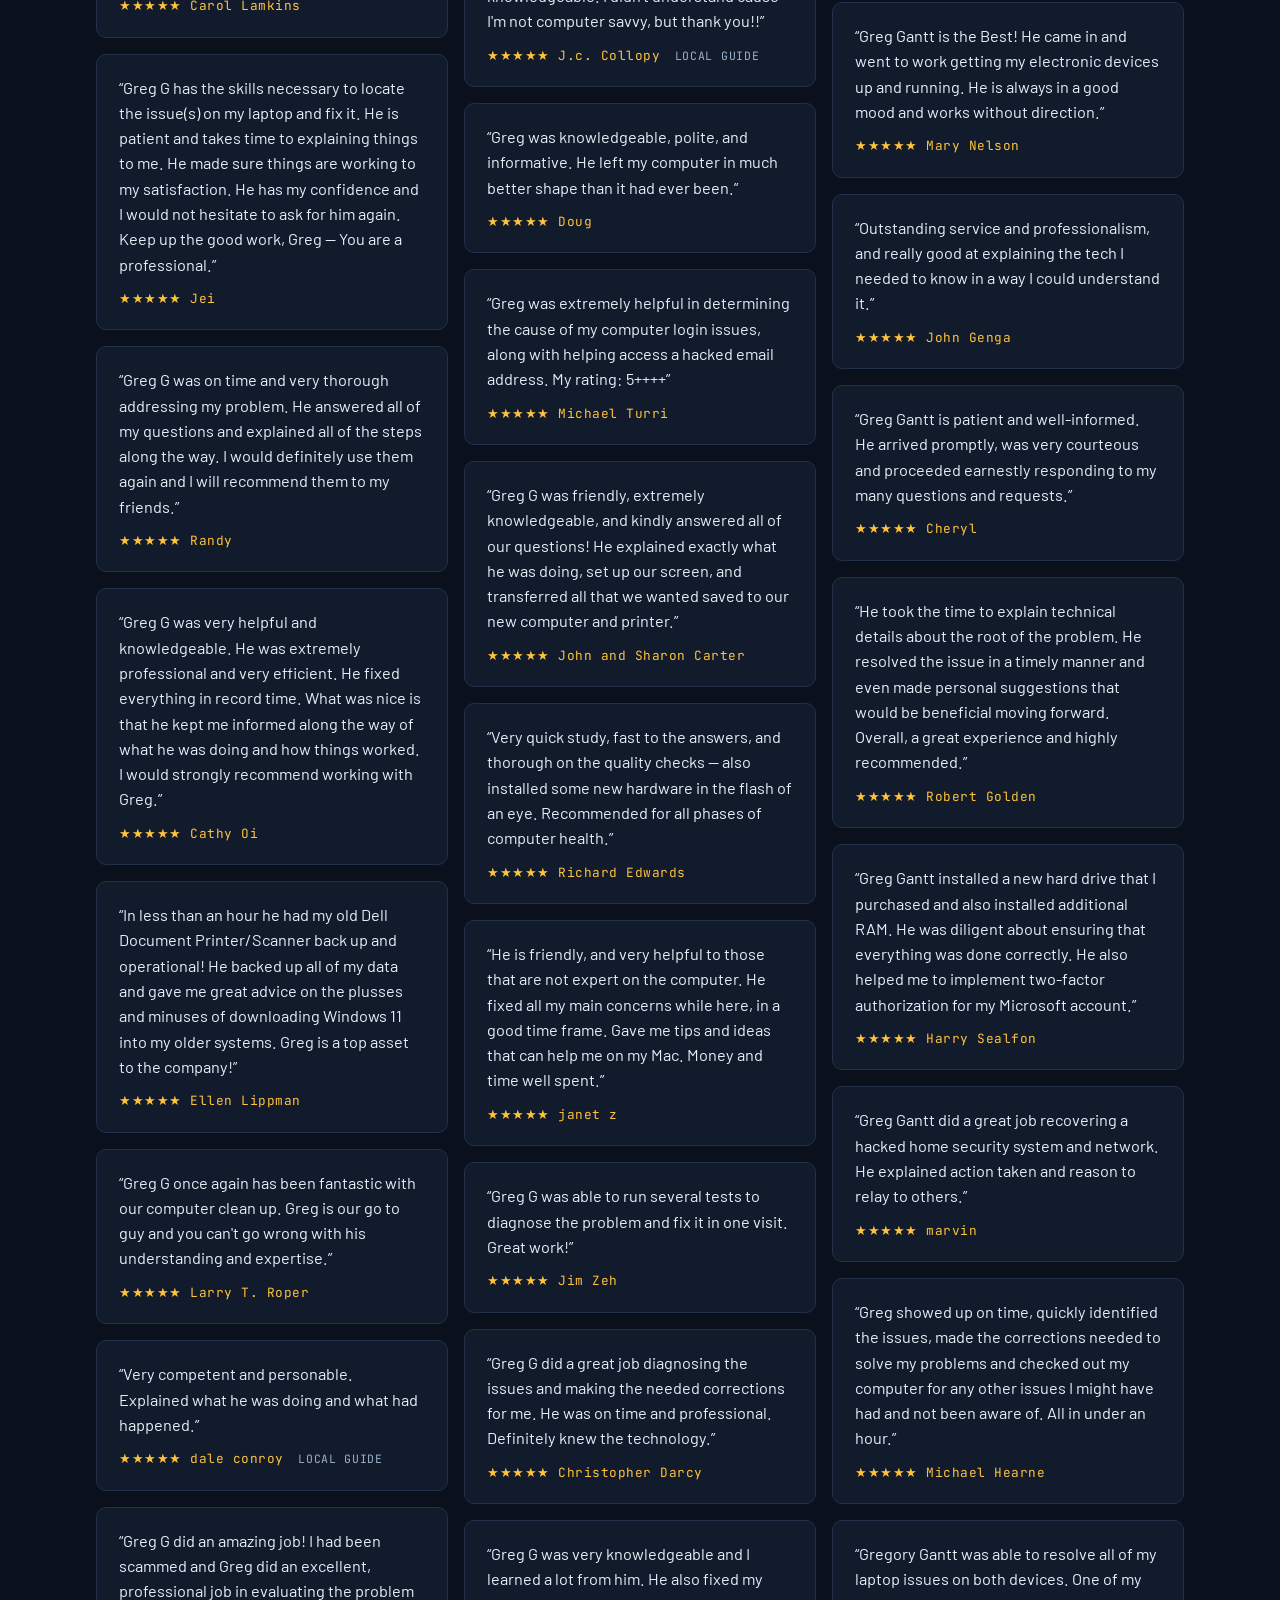
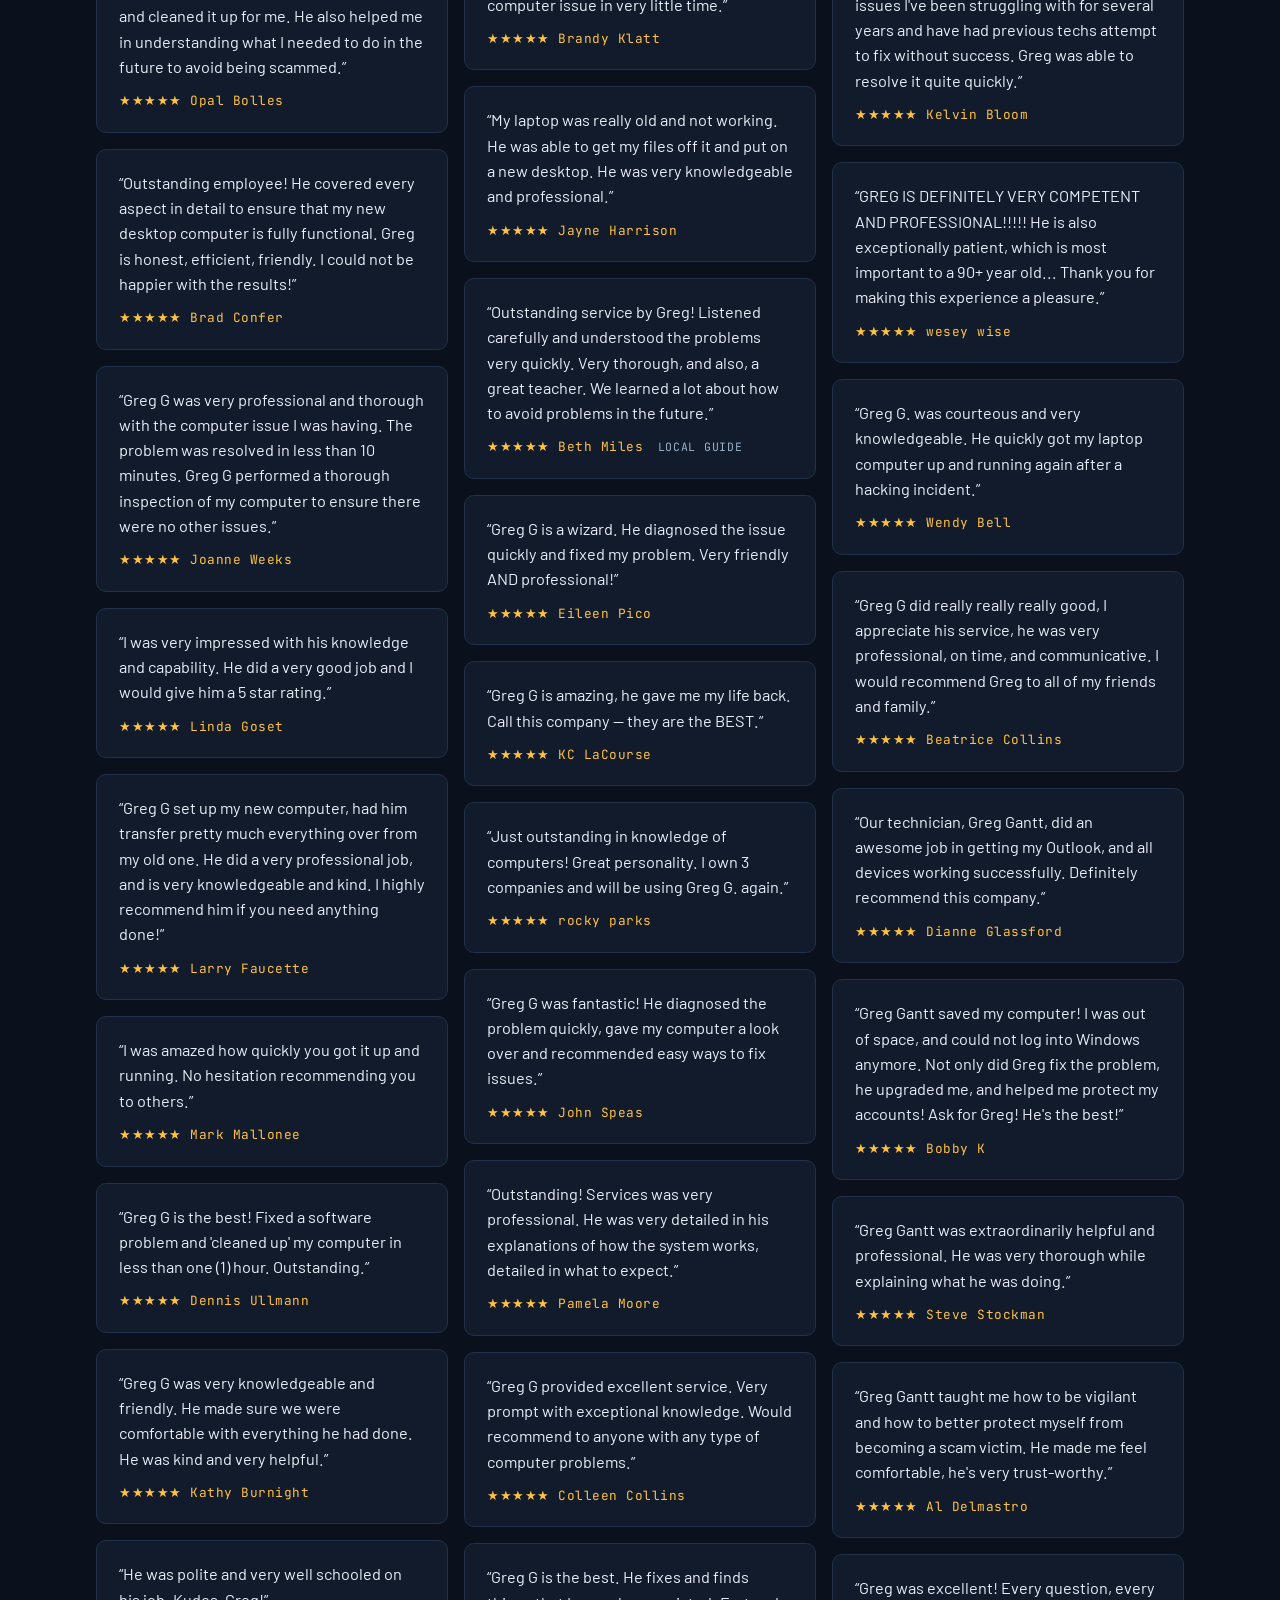
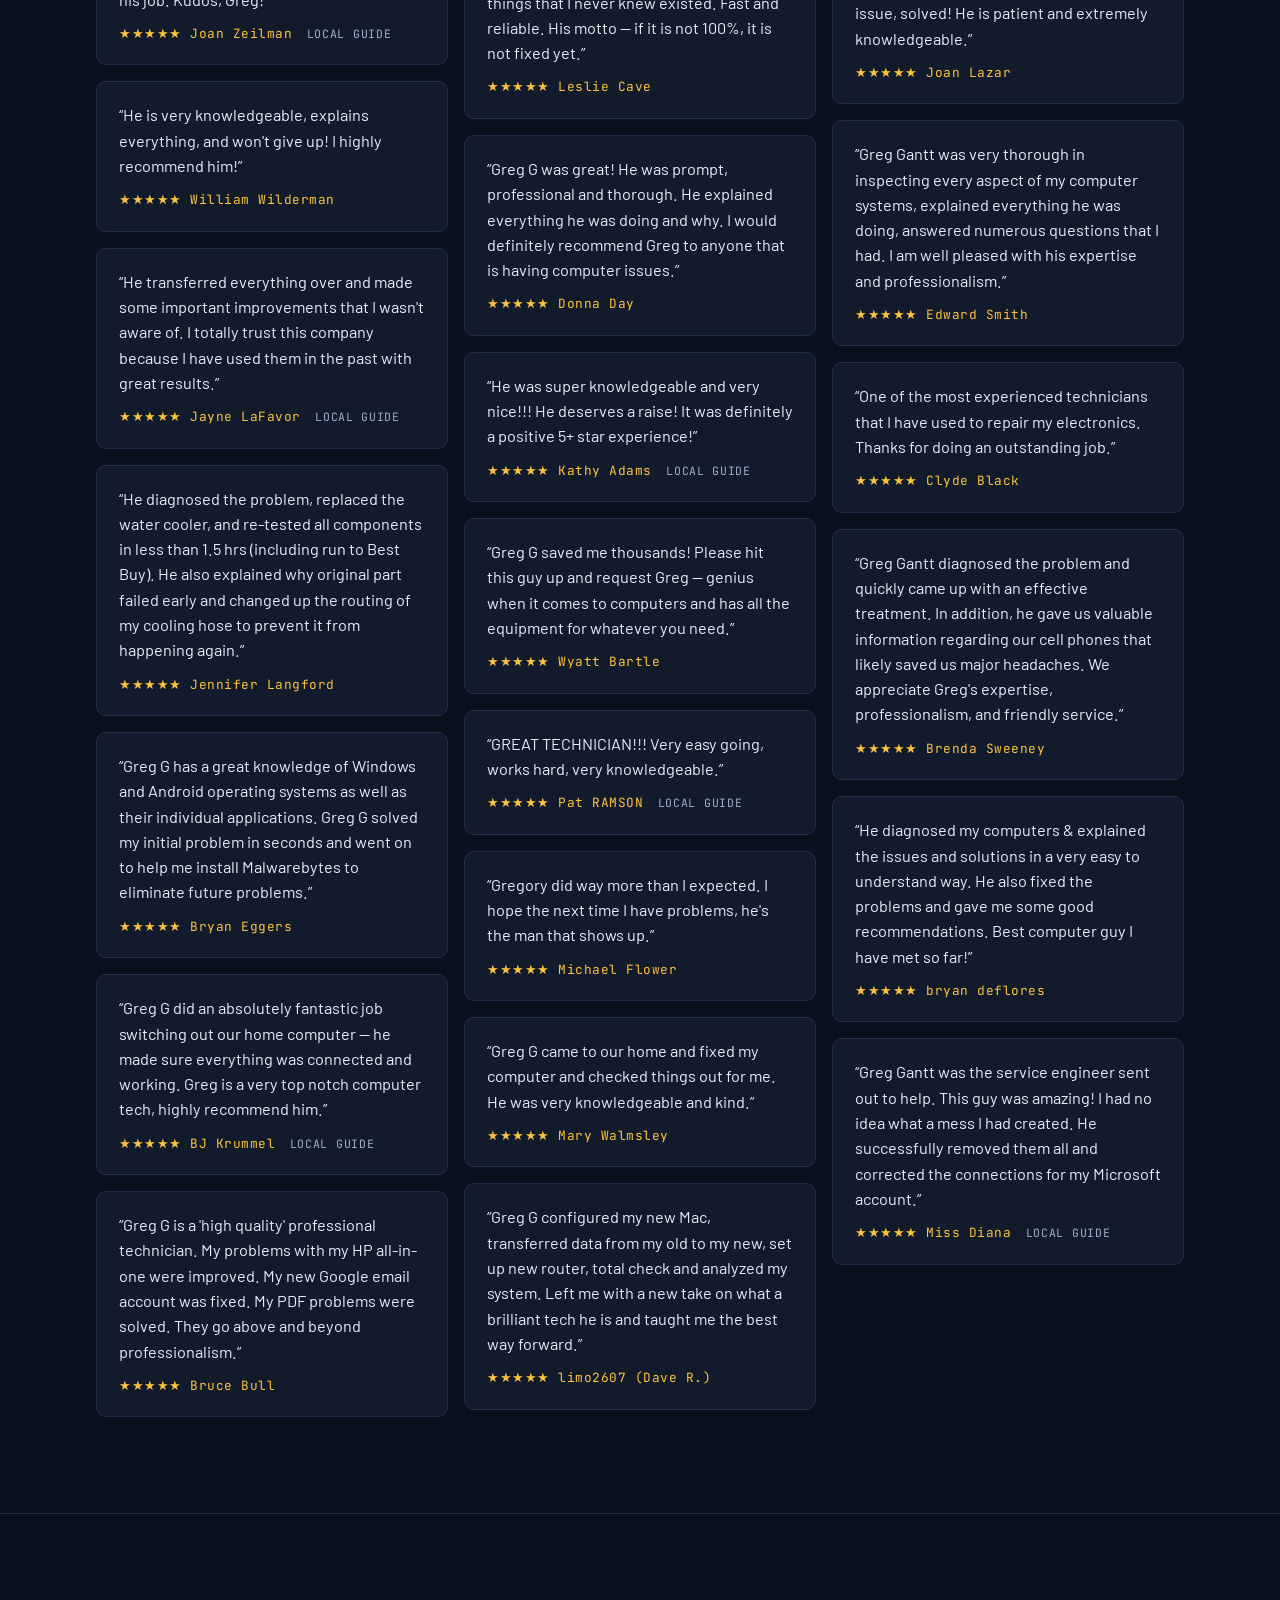
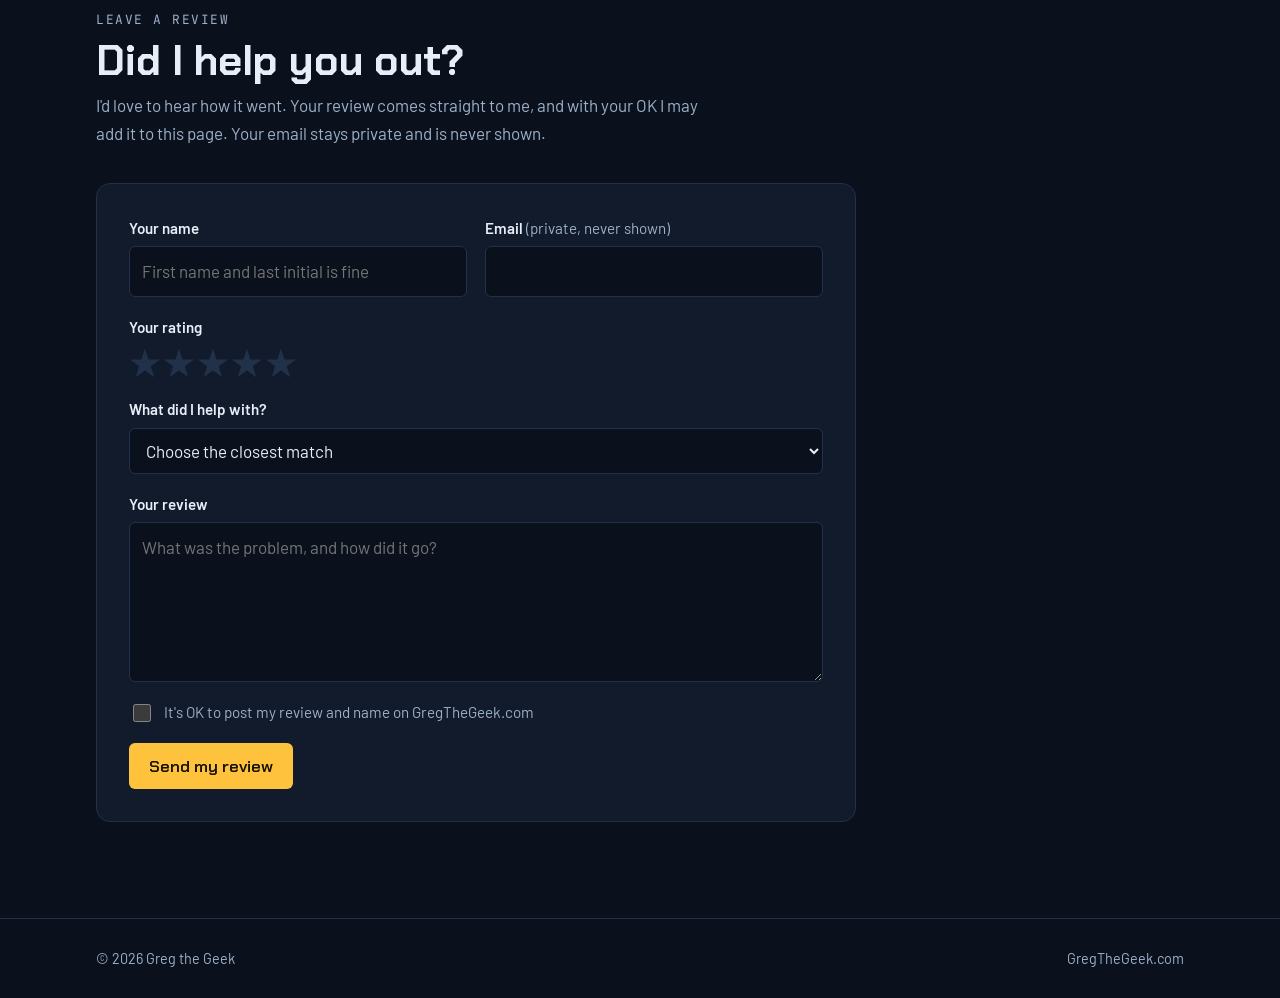
<file: reviews.html>
<!doctype html>
<html lang="en">
<head>
<meta charset="utf-8">
<meta name="viewport" content="width=device-width, initial-scale=1, viewport-fit=cover">
<title>Customer Reviews | Greg the Geek</title>
<meta name="description" content="Real Google reviews from customers Greg Gantt helped as a field engineer at Las Vegas Computer Repair Service.">
<link rel="icon" type="image/png" href="assets/favicon.png">
<link rel="preconnect" href="https://fonts.googleapis.com">
<link rel="preconnect" href="https://fonts.gstatic.com" crossorigin>
<link rel="stylesheet" href="https://fonts.googleapis.com/css2?family=Barlow:wght@400;500;600&family=Chakra+Petch:wght@600;700&family=JetBrains+Mono:wght@400;500&display=swap">
<link rel="stylesheet" href="styles.css">
</head>
<body>

<header class="site-header">
  <div class="wrap">
    <a class="brand" href="index.html" aria-label="Greg the Geek home">
      <img src="assets/logo.png" alt="Greg the Geek" width="431" height="338">
    </a>
    <nav class="nav" aria-label="Main">
      <a href="index.html#services">Services</a>
      <a href="index.html#rates">Rates</a>
      <a href="reviews.html" aria-current="page">Reviews</a>
      <a href="projects.html">Projects</a>
      <a href="book.html">Book</a>
      <a href="index.html#contact">Contact</a>
    </nav>
  </div>
</header>

<main>
  <section class="page-intro">
    <div class="wrap">
      <p class="eyebrow">Reviews</p>
      <h1>What my customers say</h1>
      <p class="review-badge"><span class="stars" aria-hidden="true">★★★★★</span> Over 100 five-star reviews!</p>
      <p>Before going solo as Greg the Geek, I worked as a field engineer for Las Vegas Computer Repair Service. These are 104 real five-star Google reviews from customers there who mentioned me by name, shown word for word.</p>
      <div class="btn-row" style="margin-top:20px">
        <a class="btn primary" href="tel:+14085068546">Call or text (408) 506-8546</a>
        <a class="btn" href="book.html">Book an appointment</a>
        <a class="btn" href="#leave-review">Leave a review</a>
      </div>
    </div>
  </section>
  <section class="band">
    <div class="wrap">
      <div class="reviews">
        <figure class="review"><blockquote>&ldquo;Greg G is the most personable brainiac I&#x27;ve ever met! I trust him implicitly to fix anything... He will try everything he knows to give you plenty of options and get you exactly what you have told him that you need.&rdquo;</blockquote><figcaption>The Desert Mermaid</figcaption></figure>
        <figure class="review"><blockquote>&ldquo;I thought my graphic and sound card was busted and he was able to diagnose that it was just a bios issue. He could&#x27;ve lied and said a part was broken in order to make more money, but he was honest and got the issue handled in less than an hour.&rdquo;</blockquote><figcaption>Steven Kim <span class="guide">Local Guide</span></figcaption></figure>
        <figure class="review"><blockquote>&ldquo;Greg G is exceptionally awesome at what he does! He is very professional and chill... Greg makes all this computer stuff seem so easy. He explains things as he works on my computer so I understand what&#x27;s going on.&rdquo;</blockquote><figcaption>Tina Helleberg, Realtor <span class="guide">Local Guide</span></figcaption></figure>
        <figure class="review"><blockquote>&ldquo;All that I can say is &#x27;simply amazing&#x27;! I got scammed and lost a significant amount of money and Greg helped find that monitoring software and removed it... I did tell Greg while he was here that &#x27;he&#x27;s the smartest IT guy that has ever been to my house working on my computers.&#x27;&rdquo;</blockquote><figcaption>Michael Jay Eastman <span class="guide">Local Guide</span></figcaption></figure>
        <figure class="review"><blockquote>&ldquo;He found a few minor issues and took care of them. While doing a general computer checkup, he found a potentially bigger overheating issue and fixed it on the spot. Greg saved the day, saved me money, and saved my sanity.&rdquo;</blockquote><figcaption>Linda Wallers <span class="guide">Local Guide</span></figcaption></figure>
        <figure class="review"><blockquote>&ldquo;GREG IS FANTATIC — HE SOLVED ALL THE PROBLEMS AND SOME I DIDN&#x27;T KNOW I HAD. THANK GOD FOR GREG!!!&rdquo;</blockquote><figcaption>Annette Capurro</figcaption></figure>
        <figure class="review"><blockquote>&ldquo;Greg traveled to my location within the time frame promised and was able to find creative solutions to fix my computer on the spot. He was great at communicating what the problem was and what needed to happen in order to get it fixed. The real win here is that having my computer fixed rather than having to purchase a new computer was well over a $3,000 savings.&rdquo;</blockquote><figcaption>Amy Finchem</figcaption></figure>
        <figure class="review"><blockquote>&ldquo;Greg Gantt was amazing. So quick, knowledgeable and professional!&rdquo;</blockquote><figcaption>Arsen Baziyants <span class="guide">Local Guide</span></figcaption></figure>
        <figure class="review"><blockquote>&ldquo;Greg G is the best! Absolute expert in his field... I was very impressed with his field of knowledge.&rdquo;</blockquote><figcaption>Steven Kim</figcaption></figure>
        <figure class="review"><blockquote>&ldquo;Greg provided superior system service, diagnostics, explanations, and detailed laptop advice that helps us with our regular use!! He was patient and professional in every way.&rdquo;</blockquote><figcaption>Lillian Kelly</figcaption></figure>
        <figure class="review"><blockquote>&ldquo;Greg was my tech. I was very impressed with his knowledge and customer service. We discussed all my options and were very clear about pricing. I never felt like I was a consumer, yet we were partners solving a problem.&rdquo;</blockquote><figcaption>Mark Sr. Robles <span class="guide">Local Guide</span></figcaption></figure>
        <figure class="review"><blockquote>&ldquo;Greg G could wear a Superman cape with pride. Friendly, professional, and so competent. I highly recommend him.&rdquo;</blockquote><figcaption>Carol Lamkins</figcaption></figure>
        <figure class="review"><blockquote>&ldquo;Greg G has the skills necessary to locate the issue(s) on my laptop and fix it. He is patient and takes time to explaining things to me. He made sure things are working to my satisfaction. He has my confidence and I would not hesitate to ask for him again. Keep up the good work, Greg — You are a professional.&rdquo;</blockquote><figcaption>Jei</figcaption></figure>
        <figure class="review"><blockquote>&ldquo;Greg G was on time and very thorough addressing my problem. He answered all of my questions and explained all of the steps along the way. I would definitely use them again and I will recommend them to my friends.&rdquo;</blockquote><figcaption>Randy</figcaption></figure>
        <figure class="review"><blockquote>&ldquo;Greg G was very helpful and knowledgeable. He was extremely professional and very efficient. He fixed everything in record time. What was nice is that he kept me informed along the way of what he was doing and how things worked. I would strongly recommend working with Greg.&rdquo;</blockquote><figcaption>Cathy Oi</figcaption></figure>
        <figure class="review"><blockquote>&ldquo;In less than an hour he had my old Dell Document Printer/Scanner back up and operational! He backed up all of my data and gave me great advice on the plusses and minuses of downloading Windows 11 into my older systems. Greg is a top asset to the company!&rdquo;</blockquote><figcaption>Ellen Lippman</figcaption></figure>
        <figure class="review"><blockquote>&ldquo;Greg G once again has been fantastic with our computer clean up. Greg is our go to guy and you can&#x27;t go wrong with his understanding and expertise.&rdquo;</blockquote><figcaption>Larry T. Roper</figcaption></figure>
        <figure class="review"><blockquote>&ldquo;Very competent and personable. Explained what he was doing and what had happened.&rdquo;</blockquote><figcaption>dale conroy <span class="guide">Local Guide</span></figcaption></figure>
        <figure class="review"><blockquote>&ldquo;Greg G did an amazing job! I had been scammed and Greg did an excellent, professional job in evaluating the problem and cleaned it up for me. He also helped me in understanding what I needed to do in the future to avoid being scammed.&rdquo;</blockquote><figcaption>Opal Bolles</figcaption></figure>
        <figure class="review"><blockquote>&ldquo;Outstanding employee! He covered every aspect in detail to ensure that my new desktop computer is fully functional. Greg is honest, efficient, friendly. I could not be happier with the results!&rdquo;</blockquote><figcaption>Brad Confer</figcaption></figure>
        <figure class="review"><blockquote>&ldquo;Greg G was very professional and thorough with the computer issue I was having. The problem was resolved in less than 10 minutes. Greg G performed a thorough inspection of my computer to ensure there were no other issues.&rdquo;</blockquote><figcaption>Joanne Weeks</figcaption></figure>
        <figure class="review"><blockquote>&ldquo;I was very impressed with his knowledge and capability. He did a very good job and I would give him a 5 star rating.&rdquo;</blockquote><figcaption>Linda Goset</figcaption></figure>
        <figure class="review"><blockquote>&ldquo;Greg G set up my new computer, had him transfer pretty much everything over from my old one. He did a very professional job, and is very knowledgeable and kind. I highly recommend him if you need anything done!&rdquo;</blockquote><figcaption>Larry Faucette</figcaption></figure>
        <figure class="review"><blockquote>&ldquo;I was amazed how quickly you got it up and running. No hesitation recommending you to others.&rdquo;</blockquote><figcaption>Mark Mallonee</figcaption></figure>
        <figure class="review"><blockquote>&ldquo;Greg G is the best! Fixed a software problem and &#x27;cleaned up&#x27; my computer in less than one (1) hour. Outstanding.&rdquo;</blockquote><figcaption>Dennis Ullmann</figcaption></figure>
        <figure class="review"><blockquote>&ldquo;Greg G was very knowledgeable and friendly. He made sure we were comfortable with everything he had done. He was kind and very helpful.&rdquo;</blockquote><figcaption>Kathy Burnight</figcaption></figure>
        <figure class="review"><blockquote>&ldquo;He was polite and very well schooled on his job. Kudos, Greg!&rdquo;</blockquote><figcaption>Joan Zeilman <span class="guide">Local Guide</span></figcaption></figure>
        <figure class="review"><blockquote>&ldquo;He is very knowledgeable, explains everything, and won&#x27;t give up! I highly recommend him!&rdquo;</blockquote><figcaption>William Wilderman</figcaption></figure>
        <figure class="review"><blockquote>&ldquo;He transferred everything over and made some important improvements that I wasn&#x27;t aware of. I totally trust this company because I have used them in the past with great results.&rdquo;</blockquote><figcaption>Jayne LaFavor <span class="guide">Local Guide</span></figcaption></figure>
        <figure class="review"><blockquote>&ldquo;He diagnosed the problem, replaced the water cooler, and re-tested all components in less than 1.5 hrs (including run to Best Buy). He also explained why original part failed early and changed up the routing of my cooling hose to prevent it from happening again.&rdquo;</blockquote><figcaption>Jennifer Langford</figcaption></figure>
        <figure class="review"><blockquote>&ldquo;Greg G has a great knowledge of Windows and Android operating systems as well as their individual applications. Greg G solved my initial problem in seconds and went on to help me install Malwarebytes to eliminate future problems.&rdquo;</blockquote><figcaption>Bryan Eggers</figcaption></figure>
        <figure class="review"><blockquote>&ldquo;Greg G did an absolutely fantastic job switching out our home computer — he made sure everything was connected and working. Greg is a very top notch computer tech, highly recommend him.&rdquo;</blockquote><figcaption>BJ Krummel <span class="guide">Local Guide</span></figcaption></figure>
        <figure class="review"><blockquote>&ldquo;Greg G is a &#x27;high quality&#x27; professional technician. My problems with my HP all-in-one were improved. My new Google email account was fixed. My PDF problems were solved. They go above and beyond professionalism.&rdquo;</blockquote><figcaption>Bruce Bull</figcaption></figure>
        <figure class="review"><blockquote>&ldquo;Greg G is amazing, extremely knowledgeable, honest, and goes above and beyond. He is highly recommended for all your computer needs and I will continue to use him as long as he&#x27;s in the business!&rdquo;</blockquote><figcaption>Shawna Hale</figcaption></figure>
        <figure class="review"><blockquote>&ldquo;Greg G was so much fun! Knowledgeable, and answered all my questions, and did not make me feel dumb.&rdquo;</blockquote><figcaption>barbara sheen</figcaption></figure>
        <figure class="review"><blockquote>&ldquo;My 10 year old computer was acting up. Greg G came out and told me I had a failing hard drive... Don&#x27;t bother with anyone else, Greg G is the guy who knows what he is doing. Straightforward and honest.&rdquo;</blockquote><figcaption>Vera Dolan</figcaption></figure>
        <figure class="review"><blockquote>&ldquo;Best part — I could stay and ask any questions I had that were answered completely at my level of understanding — no mysteries. Enjoyed Greg&#x27;s easy going personality and likeability.&rdquo;</blockquote><figcaption>ColdWarBaby</figcaption></figure>
        <figure class="review"><blockquote>&ldquo;Greg G was very professional &amp; knowledgeable &amp; resolved my problem rapidly. I would recommend him any time.&rdquo;</blockquote><figcaption>miguel ollada</figcaption></figure>
        <figure class="review"><blockquote>&ldquo;Greg G was very helpful, courteous and knowledgeable. He helped two &#x27;old dinosaurs&#x27; clean up our computer, installing and explaining programs that will help us run our computer more effectively. He helped us sync our phones&#x27; apps to our desktop.&rdquo;</blockquote><figcaption>Joel Davies</figcaption></figure>
        <figure class="review"><blockquote>&ldquo;Greg G was just great — on time, courteous, professional and technologically superior. Highly recommended.&rdquo;</blockquote><figcaption>Howard Tischler</figcaption></figure>
        <figure class="review"><blockquote>&ldquo;Greg Gantt! Wonderful! Knowledgeable! Had him work on 2 computers, printer and phone. He tried everything possible to get me back online after all my systems locked me out. Saved what he possibly could.&rdquo;</blockquote><figcaption>Anne Romero</figcaption></figure>
        <figure class="review"><blockquote>&ldquo;Greg efficiently went through his analytics, found a potential solution with a different driver, installed it and it worked... He addressed that issue — fixed it — and now the printer works with all documents in color. All in exactly one hour. My highest recommendations for Greg!&rdquo;</blockquote><figcaption>Douglas Williamson</figcaption></figure>
        <figure class="review"><blockquote>&ldquo;Serviceman Greg G. was able to get my computer back up in running within 3 hrs., upgrade the software, and give me some valuable tips on how to keep my machine operating smoothly.&rdquo;</blockquote><figcaption>John Calderon</figcaption></figure>
        <figure class="review"><blockquote>&ldquo;He set up my new computer (transferred data from my old one) and taught me valuable new information. Very patient and knowledgeable. Highly recommend!!!&rdquo;</blockquote><figcaption>Karen Hosch</figcaption></figure>
        <figure class="review"><blockquote>&ldquo;He was very knowledgeable and was able to diagnose the problems on my laptop with ease. He gave us options for rectifying the issues so we could make a sensible decision.&rdquo;</blockquote><figcaption>Libby Jones</figcaption></figure>
        <figure class="review"><blockquote>&ldquo;Greg G was fantastic and so knowledgeable. I didn&#x27;t understand cause I&#x27;m not computer savvy, but thank you!!&rdquo;</blockquote><figcaption>J.c. Collopy <span class="guide">Local Guide</span></figcaption></figure>
        <figure class="review"><blockquote>&ldquo;Greg was knowledgeable, polite, and informative. He left my computer in much better shape than it had ever been.&rdquo;</blockquote><figcaption>Doug</figcaption></figure>
        <figure class="review"><blockquote>&ldquo;Greg was extremely helpful in determining the cause of my computer login issues, along with helping access a hacked email address. My rating: 5++++&rdquo;</blockquote><figcaption>Michael Turri</figcaption></figure>
        <figure class="review"><blockquote>&ldquo;Greg G was friendly, extremely knowledgeable, and kindly answered all of our questions! He explained exactly what he was doing, set up our screen, and transferred all that we wanted saved to our new computer and printer.&rdquo;</blockquote><figcaption>John and Sharon Carter</figcaption></figure>
        <figure class="review"><blockquote>&ldquo;Very quick study, fast to the answers, and thorough on the quality checks — also installed some new hardware in the flash of an eye. Recommended for all phases of computer health.&rdquo;</blockquote><figcaption>Richard Edwards</figcaption></figure>
        <figure class="review"><blockquote>&ldquo;He is friendly, and very helpful to those that are not expert on the computer. He fixed all my main concerns while here, in a good time frame. Gave me tips and ideas that can help me on my Mac. Money and time well spent.&rdquo;</blockquote><figcaption>janet z</figcaption></figure>
        <figure class="review"><blockquote>&ldquo;Greg G was able to run several tests to diagnose the problem and fix it in one visit. Great work!&rdquo;</blockquote><figcaption>Jim Zeh</figcaption></figure>
        <figure class="review"><blockquote>&ldquo;Greg G did a great job diagnosing the issues and making the needed corrections for me. He was on time and professional. Definitely knew the technology.&rdquo;</blockquote><figcaption>Christopher Darcy</figcaption></figure>
        <figure class="review"><blockquote>&ldquo;Greg G was very knowledgeable and I learned a lot from him. He also fixed my computer issue in very little time.&rdquo;</blockquote><figcaption>Brandy Klatt</figcaption></figure>
        <figure class="review"><blockquote>&ldquo;My laptop was really old and not working. He was able to get my files off it and put on a new desktop. He was very knowledgeable and professional.&rdquo;</blockquote><figcaption>Jayne Harrison</figcaption></figure>
        <figure class="review"><blockquote>&ldquo;Outstanding service by Greg! Listened carefully and understood the problems very quickly. Very thorough, and also, a great teacher. We learned a lot about how to avoid problems in the future.&rdquo;</blockquote><figcaption>Beth Miles <span class="guide">Local Guide</span></figcaption></figure>
        <figure class="review"><blockquote>&ldquo;Greg G is a wizard. He diagnosed the issue quickly and fixed my problem. Very friendly AND professional!&rdquo;</blockquote><figcaption>Eileen Pico</figcaption></figure>
        <figure class="review"><blockquote>&ldquo;Greg G is amazing, he gave me my life back. Call this company — they are the BEST.&rdquo;</blockquote><figcaption>KC LaCourse</figcaption></figure>
        <figure class="review"><blockquote>&ldquo;Just outstanding in knowledge of computers! Great personality. I own 3 companies and will be using Greg G. again.&rdquo;</blockquote><figcaption>rocky parks</figcaption></figure>
        <figure class="review"><blockquote>&ldquo;Greg G was fantastic! He diagnosed the problem quickly, gave my computer a look over and recommended easy ways to fix issues.&rdquo;</blockquote><figcaption>John Speas</figcaption></figure>
        <figure class="review"><blockquote>&ldquo;Outstanding! Services was very professional. He was very detailed in his explanations of how the system works, detailed in what to expect.&rdquo;</blockquote><figcaption>Pamela Moore</figcaption></figure>
        <figure class="review"><blockquote>&ldquo;Greg G provided excellent service. Very prompt with exceptional knowledge. Would recommend to anyone with any type of computer problems.&rdquo;</blockquote><figcaption>Colleen Collins</figcaption></figure>
        <figure class="review"><blockquote>&ldquo;Greg G is the best. He fixes and finds things that I never knew existed. Fast and reliable. His motto — if it is not 100%, it is not fixed yet.&rdquo;</blockquote><figcaption>Leslie Cave</figcaption></figure>
        <figure class="review"><blockquote>&ldquo;Greg G was great! He was prompt, professional and thorough. He explained everything he was doing and why. I would definitely recommend Greg to anyone that is having computer issues.&rdquo;</blockquote><figcaption>Donna Day</figcaption></figure>
        <figure class="review"><blockquote>&ldquo;He was super knowledgeable and very nice!!! He deserves a raise! It was definitely a positive 5+ star experience!&rdquo;</blockquote><figcaption>Kathy Adams <span class="guide">Local Guide</span></figcaption></figure>
        <figure class="review"><blockquote>&ldquo;Greg G saved me thousands! Please hit this guy up and request Greg — genius when it comes to computers and has all the equipment for whatever you need.&rdquo;</blockquote><figcaption>Wyatt Bartle</figcaption></figure>
        <figure class="review"><blockquote>&ldquo;GREAT TECHNICIAN!!! Very easy going, works hard, very knowledgeable.&rdquo;</blockquote><figcaption>Pat RAMSON <span class="guide">Local Guide</span></figcaption></figure>
        <figure class="review"><blockquote>&ldquo;Gregory did way more than I expected. I hope the next time I have problems, he&#x27;s the man that shows up.&rdquo;</blockquote><figcaption>Michael Flower</figcaption></figure>
        <figure class="review"><blockquote>&ldquo;Greg G came to our home and fixed my computer and checked things out for me. He was very knowledgeable and kind.&rdquo;</blockquote><figcaption>Mary Walmsley</figcaption></figure>
        <figure class="review"><blockquote>&ldquo;Greg G configured my new Mac, transferred data from my old to my new, set up new router, total check and analyzed my system. Left me with a new take on what a brilliant tech he is and taught me the best way forward.&rdquo;</blockquote><figcaption>limo2607 (Dave R.)</figcaption></figure>
        <figure class="review"><blockquote>&ldquo;Greg G was extremely knowledgeable, and was able to solve my problem, and then some. His checking of everything in my system was very enlightening, and he was informative of what he was doing throughout the entire process.&rdquo;</blockquote><figcaption>Karen Young</figcaption></figure>
        <figure class="review"><blockquote>&ldquo;Greg was apprised of what I needed and was totally prepared and professional. He explained the process and went to work. In addition, he provided excellent layperson information for me to get the best possible performance from my new computer.&rdquo;</blockquote><figcaption>Christopher L</figcaption></figure>
        <figure class="review"><blockquote>&ldquo;Greg was able to recover very important data from my failing hard drive.&rdquo;</blockquote><figcaption>Murlayne Haman</figcaption></figure>
        <figure class="review"><blockquote>&ldquo;Greg G installed a new modem, router, and cooling fans in my desktop computer and resolved several issues I was having with my tablet. After everything was done, he did a diagnostic check to make sure everything was working properly. When problems could not be fixed, he found other ways to resolve the issues.&rdquo;</blockquote><figcaption>Darlene Yetsky</figcaption></figure>
        <figure class="review"><blockquote>&ldquo;Greg G was fast, dog-friendly, thorough, and really knowledgeable — thanks again for your fine service.&rdquo;</blockquote><figcaption>Dirick Van Gorp</figcaption></figure>
        <figure class="review"><blockquote>&ldquo;Greg G, truly the best service ever and got me up and running.&rdquo;</blockquote><figcaption>Sharon Shapler <span class="guide">Local Guide</span></figcaption></figure>
        <figure class="review"><blockquote>&ldquo;He explained everything he was doing in easy terms, and was very patient with any questions I had. There was never any downtime, so I totally got my money&#x27;s worth.&rdquo;</blockquote><figcaption>Ronald Kirsh</figcaption></figure>
        <figure class="review"><blockquote>&ldquo;He arrived on time, is extremely knowledgeable, personable and will DEFINITELY use him again. He moved my whole computer from an old one to a new one and I am having no issues at all so far. If I could give him 10 out of 5 I would!!&rdquo;</blockquote><figcaption>Gail Amster</figcaption></figure>
        <figure class="review"><blockquote>&ldquo;Greg was awesome and fixed not only my computer, but also rescued my daughter&#x27;s and husband&#x27;s computer. He knows his stuff! Big help!!&rdquo;</blockquote><figcaption>Sallie Haws</figcaption></figure>
        <figure class="review"><blockquote>&ldquo;Greg Gantt came out and installed my new printer in a very short time. He is so knowledgeable and experienced with everything to do with computer systems and software.&rdquo;</blockquote><figcaption>Diane McGlone</figcaption></figure>
        <figure class="review"><blockquote>&ldquo;Greg Gantt was very helpful in fixing my problems and helped me understand and learn a lot I didn&#x27;t know before.&rdquo;</blockquote><figcaption>Linoc</figcaption></figure>
        <figure class="review"><blockquote>&ldquo;Greg Gantt was professional and knowledgeable. My request was a bit complicated but he was able to find a solution. I would highly recommend him.&rdquo;</blockquote><figcaption>debbie harlig <span class="guide">Local Guide</span></figcaption></figure>
        <figure class="review"><blockquote>&ldquo;Greg is on top of his game... Knowledgeable and thorough... I know he will get the job done.&rdquo;</blockquote><figcaption>John Allen</figcaption></figure>
        <figure class="review"><blockquote>&ldquo;Greg Gantt is the Best! He came in and went to work getting my electronic devices up and running. He is always in a good mood and works without direction.&rdquo;</blockquote><figcaption>Mary Nelson</figcaption></figure>
        <figure class="review"><blockquote>&ldquo;Outstanding service and professionalism, and really good at explaining the tech I needed to know in a way I could understand it.&rdquo;</blockquote><figcaption>John Genga</figcaption></figure>
        <figure class="review"><blockquote>&ldquo;Greg Gantt is patient and well-informed. He arrived promptly, was very courteous and proceeded earnestly responding to my many questions and requests.&rdquo;</blockquote><figcaption>Cheryl</figcaption></figure>
        <figure class="review"><blockquote>&ldquo;He took the time to explain technical details about the root of the problem. He resolved the issue in a timely manner and even made personal suggestions that would be beneficial moving forward. Overall, a great experience and highly recommended.&rdquo;</blockquote><figcaption>Robert Golden</figcaption></figure>
        <figure class="review"><blockquote>&ldquo;Greg Gantt installed a new hard drive that I purchased and also installed additional RAM. He was diligent about ensuring that everything was done correctly. He also helped me to implement two-factor authorization for my Microsoft account.&rdquo;</blockquote><figcaption>Harry Sealfon</figcaption></figure>
        <figure class="review"><blockquote>&ldquo;Greg Gantt did a great job recovering a hacked home security system and network. He explained action taken and reason to relay to others.&rdquo;</blockquote><figcaption>marvin</figcaption></figure>
        <figure class="review"><blockquote>&ldquo;Greg showed up on time, quickly identified the issues, made the corrections needed to solve my problems and checked out my computer for any other issues I might have had and not been aware of. All in under an hour.&rdquo;</blockquote><figcaption>Michael Hearne</figcaption></figure>
        <figure class="review"><blockquote>&ldquo;Gregory Gantt was able to resolve all of my laptop issues on both devices. One of my issues I&#x27;ve been struggling with for several years and have had previous techs attempt to fix without success. Greg was able to resolve it quite quickly.&rdquo;</blockquote><figcaption>Kelvin Bloom</figcaption></figure>
        <figure class="review"><blockquote>&ldquo;GREG IS DEFINITELY VERY COMPETENT AND PROFESSIONAL!!!!! He is also exceptionally patient, which is most important to a 90+ year old... Thank you for making this experience a pleasure.&rdquo;</blockquote><figcaption>wesey wise</figcaption></figure>
        <figure class="review"><blockquote>&ldquo;Greg G. was courteous and very knowledgeable. He quickly got my laptop computer up and running again after a hacking incident.&rdquo;</blockquote><figcaption>Wendy Bell</figcaption></figure>
        <figure class="review"><blockquote>&ldquo;Greg G did really really really good, I appreciate his service, he was very professional, on time, and communicative. I would recommend Greg to all of my friends and family.&rdquo;</blockquote><figcaption>Beatrice Collins</figcaption></figure>
        <figure class="review"><blockquote>&ldquo;Our technician, Greg Gantt, did an awesome job in getting my Outlook, and all devices working successfully. Definitely recommend this company.&rdquo;</blockquote><figcaption>Dianne Glassford</figcaption></figure>
        <figure class="review"><blockquote>&ldquo;Greg Gantt saved my computer! I was out of space, and could not log into Windows anymore. Not only did Greg fix the problem, he upgraded me, and helped me protect my accounts! Ask for Greg! He&#x27;s the best!&rdquo;</blockquote><figcaption>Bobby K</figcaption></figure>
        <figure class="review"><blockquote>&ldquo;Greg Gantt was extraordinarily helpful and professional. He was very thorough while explaining what he was doing.&rdquo;</blockquote><figcaption>Steve Stockman</figcaption></figure>
        <figure class="review"><blockquote>&ldquo;Greg Gantt taught me how to be vigilant and how to better protect myself from becoming a scam victim. He made me feel comfortable, he&#x27;s very trust-worthy.&rdquo;</blockquote><figcaption>Al Delmastro</figcaption></figure>
        <figure class="review"><blockquote>&ldquo;Greg was excellent! Every question, every issue, solved! He is patient and extremely knowledgeable.&rdquo;</blockquote><figcaption>Joan Lazar</figcaption></figure>
        <figure class="review"><blockquote>&ldquo;Greg Gantt was very thorough in inspecting every aspect of my computer systems, explained everything he was doing, answered numerous questions that I had. I am well pleased with his expertise and professionalism.&rdquo;</blockquote><figcaption>Edward Smith</figcaption></figure>
        <figure class="review"><blockquote>&ldquo;One of the most experienced technicians that I have used to repair my electronics. Thanks for doing an outstanding job.&rdquo;</blockquote><figcaption>Clyde Black</figcaption></figure>
        <figure class="review"><blockquote>&ldquo;Greg Gantt diagnosed the problem and quickly came up with an effective treatment. In addition, he gave us valuable information regarding our cell phones that likely saved us major headaches. We appreciate Greg&#x27;s expertise, professionalism, and friendly service.&rdquo;</blockquote><figcaption>Brenda Sweeney</figcaption></figure>
        <figure class="review"><blockquote>&ldquo;He diagnosed my computers &amp; explained the issues and solutions in a very easy to understand way. He also fixed the problems and gave me some good recommendations. Best computer guy I have met so far!&rdquo;</blockquote><figcaption>bryan deflores</figcaption></figure>
        <figure class="review"><blockquote>&ldquo;Greg Gantt was the service engineer sent out to help. This guy was amazing! I had no idea what a mess I had created. He successfully removed them all and corrected the connections for my Microsoft account.&rdquo;</blockquote><figcaption>Miss Diana <span class="guide">Local Guide</span></figcaption></figure>
      </div>
    </div>
  </section>
  <section class="band" id="leave-review">
    <div class="wrap">
      <div class="section-head">
        <p class="eyebrow">Leave a review</p>
        <h2>Did I help you out?</h2>
        <p>I'd love to hear how it went. Your review comes straight to me, and with your OK I may add it to this page. Your email stays private and is never shown.</p>
      </div>
      <form id="review-form" class="contact-form review-form" novalidate>
        <div class="field-row">
          <div class="field"><label for="rf-name">Your name</label><input id="rf-name" name="name" type="text" autocomplete="name" required placeholder="First name and last initial is fine"></div>
          <div class="field"><label for="rf-email">Email <span class="opt">(private, never shown)</span></label><input id="rf-email" name="email" type="email" autocomplete="email" required></div>
        </div>
        <fieldset class="field star-field">
          <legend>Your rating</legend>
          <div class="star-input">
            <input type="radio" id="rf-star5" name="rating" value="5" required><label for="rf-star5" title="5 stars"><span class="sr-only">5 stars</span></label>
            <input type="radio" id="rf-star4" name="rating" value="4"><label for="rf-star4" title="4 stars"><span class="sr-only">4 stars</span></label>
            <input type="radio" id="rf-star3" name="rating" value="3"><label for="rf-star3" title="3 stars"><span class="sr-only">3 stars</span></label>
            <input type="radio" id="rf-star2" name="rating" value="2"><label for="rf-star2" title="2 stars"><span class="sr-only">2 stars</span></label>
            <input type="radio" id="rf-star1" name="rating" value="1"><label for="rf-star1" title="1 star"><span class="sr-only">1 star</span></label>
          </div>
        </fieldset>
        <div class="field"><label for="rf-service">What did I help with?</label>
          <select id="rf-service" name="service" required>
            <option value="" selected disabled>Choose the closest match</option>
            <option>Slow computer or tune-up</option>
            <option>Virus, malware or scam cleanup</option>
            <option>Computer won't start or hardware repair</option>
            <option>Data recovery or file transfer</option>
            <option>New computer setup</option>
            <option>Wi-Fi, network or printer</option>
            <option>Email, password or account help</option>
            <option>Phone, tablet, TV or smart home</option>
            <option>Custom PC build or upgrade</option>
            <option>Tech lesson or tutoring</option>
            <option>Something else</option>
          </select></div>
        <div class="field"><label for="rf-review">Your review</label>
          <textarea id="rf-review" name="review" rows="5" required placeholder="What was the problem, and how did it go?"></textarea></div>
        <label class="consent"><input type="checkbox" name="ok_to_publish" value="Yes"> It's OK to post my review and name on GregTheGeek.com</label>
        <input type="checkbox" name="botcheck" class="botcheck" tabindex="-1" autocomplete="off" aria-hidden="true">
        <div class="form-actions">
          <button class="btn primary" type="submit">Send my review</button>
          <p id="review-status" class="form-status" role="status" hidden></p>
        </div>
      </form>
    </div>
  </section>
</main>

<footer class="site-footer">
  <div class="wrap">
    <span>&copy; <span id="year">2026</span> Greg the Geek</span>
    <span>GregTheGeek.com</span>
  </div>
</footer>

<script src="projects-data.js"></script>
<script src="projects.js"></script>
<script src="site-config.js"></script>
<script src="review.js"></script>
</body>
</html>
</file>
<file: styles.css>
/* Layout: dark "workbench" theme. Full-width bands, content capped at 1120px.
   Hero = mascot + pitch, then services grid, rates strip, projects, contact. */
:root {
  --bg: #0a111d;          /* deep navy, biased toward the cyan accent */
  --bg-raised: #111b2c;
  --line: #213149;
  --fg: #e8eef7;
  --fg-dim: #9db0c8;
  --cyan: #3ec7ff;        /* circuit-trace blue from the card */
  --amber: #ffc23d;       /* "affordable rates" yellow from the card */
  --green: #7be38f;
  --magenta: #ff5fa8;

  --font-display: "Chakra Petch", "Arial Narrow", Arial, sans-serif;
  --font-body: "Barlow", "Segoe UI", Roboto, Arial, sans-serif;
  --font-mono: "JetBrains Mono", Consolas, "Courier New", monospace;

  --wrap: 1120px;
  --radius: 10px;
  color-scheme: dark;
}

* { box-sizing: border-box; }
html { scroll-behavior: smooth; }
body {
  margin: 0;
  background: var(--bg);
  color: var(--fg);
  font-family: var(--font-body);
  font-size: 1.0625rem;
  line-height: 1.6;
}
img { max-width: 100%; display: block; }
a { color: var(--cyan); }
a:focus-visible, button:focus-visible { outline: 2px solid var(--amber); outline-offset: 3px; }
h1, h2, h3 { font-family: var(--font-display); line-height: 1.1; margin: 0; text-wrap: balance; }

.wrap {
  max-width: var(--wrap);
  margin-inline: auto;
  padding-left: max(16px, env(safe-area-inset-left, 0px));
  padding-right: max(16px, env(safe-area-inset-right, 0px));
}
.band { padding-block: clamp(48px, 8vw, 96px); }
.band + .band { border-top: 1px solid var(--line); }

.eyebrow {
  font-family: var(--font-mono);
  font-size: 0.8rem;
  letter-spacing: 0.12em;
  text-transform: uppercase;
  color: var(--cyan);
  margin: 0 0 12px;
}
.section-head { display: grid; gap: 8px; margin-bottom: 36px; max-width: 62ch; }
.section-head h2 { font-size: clamp(1.9rem, 4vw, 2.6rem); }
.section-head p { margin: 0; color: var(--fg-dim); }

/* ---------- Header ---------- */
body::before {
  content: ""; position: fixed; inset: 0 0 auto;
  height: env(safe-area-inset-top, 0px); z-index: 10; background: var(--bg);
}
.site-header {
  position: sticky; top: env(safe-area-inset-top, 0px); z-index: 9;
  background: color-mix(in srgb, var(--bg) 88%, transparent);
  backdrop-filter: blur(10px);
  border-bottom: 1px solid var(--line);
}
.site-header .wrap { display: flex; align-items: center; justify-content: space-between; gap: 16px; min-height: 64px; flex-wrap: wrap; }
.brand { display: flex; align-items: center; gap: 10px; text-decoration: none; color: var(--fg); }
.brand img { height: 56px; width: auto; filter: drop-shadow(0 0 8px rgba(62,199,255,.35)); }
.site-header .wrap { min-height: 76px; }
.price-line { display: flex; flex-wrap: wrap; align-items: baseline; gap: 6px 18px; margin-bottom: 8px; }
.price { font-family: var(--font-display); font-weight: 700; font-size: clamp(3rem, 8vw, 4.5rem); line-height: 1; color: var(--amber); }
.price small { font-size: .4em; color: var(--fg-dim); font-weight: 600; }
.price-note { font-family: var(--font-mono); color: var(--fg-dim); font-size: .95rem; }
.brand .wordmark { font-family: var(--font-display); font-weight: 700; font-size: 1.35rem; letter-spacing: 0.02em; }
.brand .wordmark small { font-size: 0.7em; color: var(--cyan); font-weight: 600; margin-inline: 0.2em; }
.nav { display: flex; gap: 4px 20px; flex-wrap: wrap; }
.nav a { color: var(--fg-dim); text-decoration: none; font-weight: 600; padding: 6px 0; }
.nav a:hover, .nav a[aria-current="page"] { color: var(--fg); box-shadow: inset 0 -2px 0 var(--cyan); }

/* ---------- Buttons ---------- */
.btn {
  display: inline-flex; align-items: center; gap: 8px;
  font-family: var(--font-display); font-weight: 600; font-size: 1.05rem;
  padding: 12px 20px; border-radius: 6px; text-decoration: none;
  border: 1px solid var(--cyan); color: var(--cyan); background: transparent;
  transition: background .15s, color .15s;
}
.btn:hover { background: var(--cyan); color: var(--bg); }
.btn.primary { background: var(--amber); border-color: var(--amber); color: #1a1300; }
.btn.primary:hover { background: #ffd56f; }
.btn-row { display: flex; gap: 12px; flex-wrap: wrap; }

/* ---------- Hero ---------- */
.hero { padding-block: clamp(40px, 7vw, 88px); background:
  radial-gradient(60% 80% at 85% 20%, color-mix(in srgb, var(--cyan) 14%, transparent), transparent 70%),
  var(--bg); }
.hero .wrap { display: grid; grid-template-columns: minmax(0, 1.2fr) minmax(0, 0.8fr); gap: clamp(28px, 5vw, 64px); align-items: center; }
.hero h1 { font-size: clamp(2.4rem, 6vw, 4rem); }
.hero h1 em { font-style: normal; color: var(--amber); }
.hero .lede { font-size: 1.2rem; color: var(--fg-dim); max-width: 52ch; margin: 18px 0 28px; }
.hero-facts { list-style: none; padding: 0; margin: 28px 0 0; display: flex; flex-wrap: wrap; gap: 8px 24px; font-family: var(--font-mono); font-size: 0.85rem; color: var(--fg-dim); }
.hero-facts li::before { content: "▸ "; color: var(--cyan); }
.mascot-frame { position: relative; border-radius: 14px; overflow: hidden; border: 1px solid var(--line); box-shadow: 0 0 0 6px var(--bg-raised), 0 24px 60px rgba(0,0,0,.5); max-width: 420px; justify-self: center; }
.mascot-frame figcaption { position: absolute; left: 12px; bottom: 12px; font-family: var(--font-mono); font-size: .75rem; background: rgba(10,17,29,.85); padding: 4px 8px; border-radius: 4px; color: var(--cyan); }

/* ---------- Services ---------- */
.services { display: grid; grid-template-columns: repeat(3, minmax(0, 1fr)); gap: 1px; background: var(--line); border: 1px solid var(--line); border-radius: var(--radius); overflow: hidden; }
.service { background: var(--bg-raised); padding: 24px; display: grid; gap: 8px; align-content: start; }
.service h3 { font-size: 1.25rem; }
.service p { margin: 0; color: var(--fg-dim); font-size: 1rem; }
.service .tag { font-family: var(--font-mono); font-size: .75rem; color: var(--cyan); letter-spacing: .08em; }

/* ---------- Rates ---------- */
.rates { display: grid; grid-template-columns: repeat(auto-fit, minmax(220px, 1fr)); gap: 16px; margin-top: 28px; }
.rate { border: 1px dashed var(--line); border-radius: var(--radius); padding: 20px; display: grid; gap: 6px; }
.rate strong { font-family: var(--font-display); font-size: 1.3rem; }
.rate span { color: var(--fg-dim); font-size: .95rem; }
.rate.amber strong { color: var(--amber); }
.rate.green strong { color: var(--green); }
.rate.cyan strong { color: var(--cyan); }
.howitworks { display: flex; flex-wrap: wrap; gap: 8px; margin-top: 20px; font-family: var(--font-mono); font-size: .85rem; }
.howitworks span { border: 1px solid var(--line); border-radius: 999px; padding: 6px 12px; color: var(--fg-dim); }

/* ---------- Projects ---------- */
.projects { display: grid; gap: 28px; }
.project { display: grid; grid-template-columns: minmax(0, 0.9fr) minmax(0, 1.1fr); background: var(--bg-raised); border: 1px solid var(--line); border-radius: 14px; overflow: hidden; }
.project:nth-child(even) .project-art { order: 2; }
.project-art { min-height: 280px; position: relative; overflow: hidden; }
.project-art img { width: 100%; height: 100%; object-fit: cover; }
.project-body { padding: clamp(22px, 3.5vw, 36px); display: grid; gap: 14px; align-content: start; min-width: 0; }
.project-body h3 { font-size: clamp(1.6rem, 3vw, 2.1rem); }
.project-body .summary { margin: 0; color: var(--fg-dim); }
.status { justify-self: start; font-family: var(--font-mono); font-size: .75rem; letter-spacing: .08em; text-transform: uppercase; padding: 4px 10px; border-radius: 999px; border: 1px solid currentColor; }
.status.dev { color: var(--magenta); }
.status.soon { color: var(--amber); }
.status.live { color: var(--green); }
.features { list-style: none; padding: 0; margin: 0; display: grid; gap: 6px; }
.features li { padding-left: 22px; position: relative; }
.features li::before { content: ""; position: absolute; left: 2px; top: .62em; width: 8px; height: 8px; border: 2px solid var(--cyan); transform: rotate(45deg); }
.updates { border-top: 1px solid var(--line); padding-top: 14px; display: grid; gap: 6px; font-size: .95rem; }
.updates h4 { margin: 0; font-family: var(--font-mono); font-size: .75rem; letter-spacing: .1em; text-transform: uppercase; color: var(--fg-dim); font-weight: 500; }
.updates ol { list-style: none; margin: 0; padding: 0; display: grid; gap: 4px; }
.updates time { font-family: var(--font-mono); font-size: .8rem; color: var(--cyan); margin-right: 8px; font-variant-numeric: tabular-nums; }

/* CSS art: pinball sunset playfield */
.art-pinball { background:
  linear-gradient(180deg, #120626 0%, #3a0c4a 38%, #ff5fa8 62%, #ffc23d 72%, #120626 72.5%); }
.art-pinball::before { /* sun */
  content: ""; position: absolute; left: 50%; top: 30%; width: 46%; aspect-ratio: 1; translate: -50% 0; border-radius: 50%;
  background: repeating-linear-gradient(180deg, #ffc23d 0 9px, transparent 9px 14px), linear-gradient(#ffd56f, #ff5fa8);
  -webkit-mask: linear-gradient(#000 0 55%, transparent 55%), repeating-linear-gradient(180deg, #000 0 10px, transparent 10px 14px);
  -webkit-mask-composite: source-over; mask-composite: add; opacity: .95; }
.art-pinball::after { /* perspective grid */
  content: ""; position: absolute; inset: 72% -40% 0; background:
  repeating-linear-gradient(90deg, rgba(62,199,255,.7) 0 2px, transparent 2px 40px),
  repeating-linear-gradient(180deg, rgba(62,199,255,.7) 0 2px, transparent 2px 22px);
  transform: perspective(240px) rotateX(55deg); transform-origin: top; }
.art-pinball .ball { position: absolute; z-index: 1; width: 44px; height: 44px; border-radius: 50%; left: 66%; top: 58%;
  background: radial-gradient(circle at 34% 30%, #fff 0 12%, #c9d6e6 30%, #4b5a70 70%, #1b2230); box-shadow: 0 8px 18px rgba(0,0,0,.6); animation: bob 6s ease-in-out infinite; }
.art-label { position: absolute; z-index: 1; left: 16px; bottom: 14px; font-family: var(--font-display); font-weight: 700; letter-spacing: .1em; color: #fff; text-shadow: 0 0 12px var(--cyan); font-size: 1.1rem; }
@keyframes bob { 50% { transform: translate(-30px, -14px); } }

/* CSS art: puzzle book cover with a sudoku block */
.art-book { display: grid; place-items: center; background:
  repeating-linear-gradient(45deg, rgba(255,194,61,.06) 0 12px, transparent 12px 24px), #182338; padding: 28px; }
.book { width: min(220px, 70%); aspect-ratio: 6 / 9; background: linear-gradient(160deg, #1f6fd1, #133c78); border-radius: 4px 10px 10px 4px; box-shadow: -6px 0 0 #0e2c58 inset, 14px 18px 30px rgba(0,0,0,.5); padding: 14px; display: grid; grid-template-rows: auto 1fr auto; gap: 10px; color: #fff; transform: rotate(-4deg); }
.book .bt { font-family: var(--font-display); font-weight: 700; font-size: .95rem; line-height: 1.05; }
.book .bt span { display: block; color: var(--amber); font-size: 1.25rem; }
.sudoku { display: grid; grid-template-columns: repeat(3, 1fr); gap: 3px; background: #0e2c58; padding: 3px; align-self: center; }
.sudoku i { aspect-ratio: 1; background: #fff; color: #133c78; font: 700 .8rem/1 var(--font-mono); font-style: normal; display: grid; place-items: center; }
.book .ba { font-family: var(--font-mono); font-size: .62rem; letter-spacing: .1em; opacity: .85; }

/* Several book covers side by side, slightly fanned */
.art-books { display: flex; justify-content: center; align-items: center; gap: 0; }
.art-books .book-cover { width: min(46%, 230px); height: auto; aspect-ratio: auto; object-fit: contain; border-radius: 3px 8px 8px 3px; box-shadow: 10px 14px 28px rgba(0,0,0,.55); }
.art-books .book-cover:first-child { transform: rotate(-5deg) translateX(12px); }
.art-books .book-cover:last-child { transform: rotate(4deg) translateX(-12px) translateY(8px); z-index: 1; }
/* Three or more covers: smaller and overlapping so they fit */
.art-books .book-cover:first-child:nth-last-child(n+3),
.art-books .book-cover:first-child:nth-last-child(n+3) ~ .book-cover { width: min(30%, 170px); margin: 0 -3%; transform: rotate(-2deg); }
.art-books .book-cover:first-child:nth-last-child(n+3) { transform: rotate(-6deg) translateY(6px); }
.art-books .book-cover:first-child:nth-last-child(n+3) ~ .book-cover:nth-child(even) { transform: rotate(2deg) translateY(-6px); }
.art-books .book-cover:first-child:nth-last-child(n+3) ~ .book-cover:last-child { transform: rotate(6deg) translateY(8px); z-index: 1; }

/* Videos under a project (above the screenshots) */
.videos { grid-column: 1 / -1; border-top: 1px solid var(--line); padding: clamp(18px, 3vw, 28px); display: grid; gap: 12px; }
.videos h4 { margin: 0; font-family: var(--font-mono); font-size: .75rem; letter-spacing: .1em; text-transform: uppercase; color: var(--fg-dim); font-weight: 500; }
.videos ul { list-style: none; margin: 0; padding: 0; display: grid; gap: 16px; }
.videos figure { margin: 0; display: grid; gap: 8px; }
.videos video { display: block; width: 100%; height: auto; aspect-ratio: 16 / 9; border: 1px solid var(--line); border-radius: 8px; background: #000; }
.videos figcaption { color: var(--fg-dim); font-size: .9rem; }

/* Screenshot gallery under a project (Projects page) */
.gallery { grid-column: 1 / -1; border-top: 1px solid var(--line); padding: clamp(18px, 3vw, 28px); display: grid; gap: 12px; }
.gallery h4 { margin: 0; font-family: var(--font-mono); font-size: .75rem; letter-spacing: .1em; text-transform: uppercase; color: var(--fg-dim); font-weight: 500; }
.gallery ul { list-style: none; margin: 0; padding: 0; display: grid; grid-template-columns: repeat(auto-fill, minmax(min(100%, 200px), 1fr)); gap: 10px; }
.gallery .shot { display: block; width: 100%; padding: 0; border: 1px solid var(--line); border-radius: 8px; overflow: hidden; background: var(--bg); cursor: zoom-in; }
.gallery .shot img { display: block; width: 100%; height: auto; aspect-ratio: 16 / 9; object-fit: cover; transition: transform .25s ease; }
.gallery .shot:hover img, .gallery .shot:focus-visible img { transform: scale(1.04); }
.gallery .shot:focus-visible { outline: 2px solid var(--cyan); outline-offset: 2px; }

.viewer { max-width: min(1400px, 96vw); width: 100%; padding: 0; border: 1px solid var(--line); border-radius: 12px; background: var(--bg); color: var(--fg); }
.viewer::backdrop { background: rgba(4, 8, 15, .88); }
.viewer figure { margin: 0; }
.viewer img { display: block; width: 100%; height: auto; max-height: 82vh; object-fit: contain; background: #000; }
.viewer figcaption { padding: 12px 16px; color: var(--fg-dim); font-size: .95rem; }
.viewer button { position: absolute; border: 0; background: rgba(10,17,29,.75); color: var(--fg); font-size: 2rem; line-height: 1; width: 48px; height: 48px; border-radius: 50%; cursor: pointer; }
.viewer button:hover { background: var(--cyan); color: var(--bg); }
.viewer .v-prev { left: 10px; top: 40%; }
.viewer .v-next { right: 10px; top: 40%; }
.viewer .v-close { right: 10px; top: 10px; font-size: 1.6rem; }

/* ---------- Contact ---------- */
.contact { display: grid; grid-template-columns: repeat(auto-fit, minmax(260px, 1fr)); gap: 16px; }
.contact-item { background: var(--bg-raised); border: 1px solid var(--line); border-radius: var(--radius); padding: 22px; display: grid; gap: 4px; }
.contact-item .label { font-family: var(--font-mono); font-size: .75rem; letter-spacing: .1em; text-transform: uppercase; color: var(--fg-dim); }
.contact-item a, .contact-item .value { font-family: var(--font-display); font-size: 1.4rem; font-weight: 600; color: var(--fg); text-decoration: none; overflow-wrap: anywhere; }
.contact-item a:hover { color: var(--cyan); }

.site-footer { border-top: 1px solid var(--line); padding-block: 28px; color: var(--fg-dim); font-size: .9rem; }
.site-footer .wrap { display: flex; justify-content: space-between; gap: 12px; flex-wrap: wrap; }

/* ---------- Projects page header ---------- */
.page-intro { padding-block: clamp(40px, 6vw, 72px) 0; }
.page-intro h1 { font-size: clamp(2.4rem, 6vw, 3.6rem); }
.page-intro p { color: var(--fg-dim); max-width: 60ch; font-size: 1.15rem; }

@media (max-width: 900px) { .services { grid-template-columns: repeat(2, minmax(0, 1fr)); } }
@media (max-width: 560px) { .services { grid-template-columns: minmax(0, 1fr); } }
@media (max-width: 760px) {
  .hero .wrap, .project { grid-template-columns: minmax(0, 1fr); }
  .project:nth-child(even) .project-art { order: 0; }
  .mascot-frame { max-width: 300px; }
  .project-art { min-height: 220px; }
}
@media (prefers-reduced-motion: reduce) {
  * { animation: none !important; transition: none !important; scroll-behavior: auto !important; }
}

/* ---------- Reviews ---------- */
.reviews { columns: 3 280px; column-gap: 16px; }
.review { break-inside: avoid; margin: 0 0 16px; background: var(--bg-raised); border: 1px solid var(--line); border-radius: var(--radius); padding: 20px 22px; display: grid; gap: 12px; }
.review blockquote { margin: 0; font-size: 1.02rem; line-height: 1.55; }
.review figcaption { font-family: var(--font-mono); font-size: .8rem; color: var(--amber); letter-spacing: .04em; }
.review figcaption::before { content: "★★★★★  "; color: var(--amber); }
.contact { grid-template-columns: repeat(2, minmax(0, 1fr)); }
@media (max-width: 560px) { .contact { grid-template-columns: minmax(0, 1fr); } }

/* Full-body mascot cutout */
.mascot-standing { justify-self: center; height: clamp(300px, 42vw, 500px); width: auto; max-width: 100%; filter: drop-shadow(0 18px 30px rgba(0,0,0,.55)) drop-shadow(0 0 22px rgba(62,199,255,.18)); }
@media (max-width: 760px) { .mascot-standing { height: 300px; order: -1; } }
@media (max-width: 560px) { .nav { gap: 2px 14px; font-size: .95rem; } .brand img { height: 48px; } }

/* ---------- Contact form ---------- */
.contact-layout { display: grid; grid-template-columns: minmax(0, 1.6fr) minmax(0, 1fr); gap: 24px; align-items: start; }
.contact-form { background: var(--bg-raised); border: 1px solid var(--line); border-radius: 14px; padding: clamp(20px, 3vw, 32px); display: grid; gap: 18px; min-width: 0; }
.field-row { display: grid; grid-template-columns: repeat(2, minmax(0, 1fr)); gap: 18px; }
.field { display: grid; gap: 6px; min-width: 0; }
.field label { font-weight: 600; font-size: .95rem; }
.field .opt { color: var(--fg-dim); font-weight: 400; }
.field input, .field select, .field textarea {
  width: 100%; font: inherit; color: var(--fg); background: var(--bg);
  border: 1px solid var(--line); border-radius: 6px; padding: 11px 12px;
}
.field textarea { resize: vertical; min-height: 120px; }
.field input:focus, .field select:focus, .field textarea:focus { outline: 2px solid var(--cyan); outline-offset: 1px; border-color: transparent; }
.field select optgroup { color: var(--fg-dim); }
.botcheck { position: absolute; left: -9999px; }
.form-actions { display: flex; flex-wrap: wrap; align-items: center; gap: 14px; }
.form-actions .btn { border: 0; cursor: pointer; }
.form-actions .btn:disabled { opacity: .6; cursor: wait; }
.form-status { margin: 0; font-size: .95rem; }
.form-status.ok { color: var(--green); }
.form-status.error { color: var(--magenta); }
.contact-side { display: grid; gap: 14px; }
.contact-side .btn { justify-self: start; font-size: 1rem; padding: 10px 16px; margin-top: 4px; }
.contact-item .small { color: var(--fg-dim); font-size: .9rem; }

/* ---------- Booking ---------- */
.booking-embed { border: 1px solid var(--line); border-radius: 14px; background: var(--bg-raised); overflow: hidden; }
.booking-embed.live { background: #fff; }
.booking-embed iframe { display: block; width: 100%; height: 820px; border: 0; }
.booking-fallback { padding: clamp(24px, 4vw, 44px); display: grid; gap: 12px; }
.booking-fallback h2 { font-size: clamp(1.5rem, 3vw, 2rem); }
.booking-fallback p { margin: 0 0 8px; color: var(--fg-dim); }

@media (max-width: 760px) {
  .contact-layout, .field-row { grid-template-columns: minmax(0, 1fr); }
  .booking-embed iframe { height: 900px; }
}
.review .guide { color: var(--fg-dim); margin-left: 6px; font-size: .72rem; letter-spacing: .06em; text-transform: uppercase; }

.review-badge { margin: 4px 0 6px; display: flex; flex-wrap: wrap; align-items: center; gap: 4px 14px; font-family: var(--font-display); font-weight: 700; font-size: clamp(1.4rem, 3.2vw, 2rem); color: var(--amber); line-height: 1.2; }
.review-badge .stars { letter-spacing: .08em; text-shadow: 0 0 14px rgba(255,194,61,.45); }
.section-head .review-badge, .page-intro .review-badge { color: var(--amber); }

.project-art .book-cover { width: min(240px, 70%); height: auto; object-fit: contain; border-radius: 3px 8px 8px 3px; box-shadow: -5px 0 0 rgba(0,0,0,.25) inset, 14px 18px 32px rgba(0,0,0,.55); transform: rotate(-3deg); }

.billing { display: grid; grid-template-columns: repeat(3, minmax(0, 1fr)); gap: 1px; background: var(--line); border: 1px solid var(--line); border-radius: var(--radius); overflow: hidden; margin: 18px 0 8px; }
.bill-step { background: var(--bg-raised); padding: 18px 20px; display: grid; gap: 4px; align-content: start; }
.bill-amt { font-family: var(--font-display); font-weight: 700; font-size: 1.7rem; color: var(--amber); font-variant-numeric: tabular-nums; }
.bill-when { font-weight: 600; }
.bill-note { color: var(--fg-dim); font-size: .95rem; }
@media (max-width: 760px) { .billing { grid-template-columns: minmax(0, 1fr); } }

/* Breadcrumb link in a project page's eyebrow ("Projects / Pinball Parallax") */
.eyebrow a { color: inherit; text-decoration: underline; text-underline-offset: 3px; }
.eyebrow a:hover { text-decoration-thickness: 2px; }
.project h3 a { color: inherit; text-decoration: none; }
.project h3 a:hover { text-decoration: underline; text-underline-offset: 4px; }

/* ---------- Leave a review ---------- */
.review-form { max-width: 760px; }
#leave-review { scroll-margin-top: 80px; }
.star-field { border: 0; padding: 0; margin: 0; }
.star-field legend { font-weight: 600; font-size: .95rem; padding: 0; margin-bottom: 6px; }
.star-input { display: flex; flex-direction: row-reverse; justify-content: flex-end; gap: 4px; }
.star-input input { position: absolute; opacity: 0; width: 1px; height: 1px; }
.star-input label { cursor: pointer; font-size: 2.1rem; line-height: 1; color: var(--line); transition: color .12s ease, transform .12s ease; }
.star-input label::before { content: "\2605"; }
.star-input label:hover, .star-input label:hover ~ label,
.star-input input:checked ~ label { color: var(--amber); }
.star-input label:hover { transform: scale(1.12); }
.star-input input:focus-visible + label { outline: 2px solid var(--cyan); outline-offset: 2px; border-radius: 4px; }
.consent { display: flex; gap: 10px; align-items: flex-start; font-size: .95rem; color: var(--fg-dim); cursor: pointer; }
.consent input { margin-top: 4px; accent-color: var(--amber); width: 18px; height: 18px; flex: none; }
.sr-only { position: absolute; width: 1px; height: 1px; overflow: hidden; clip: rect(0 0 0 0); white-space: nowrap; }
</file>
